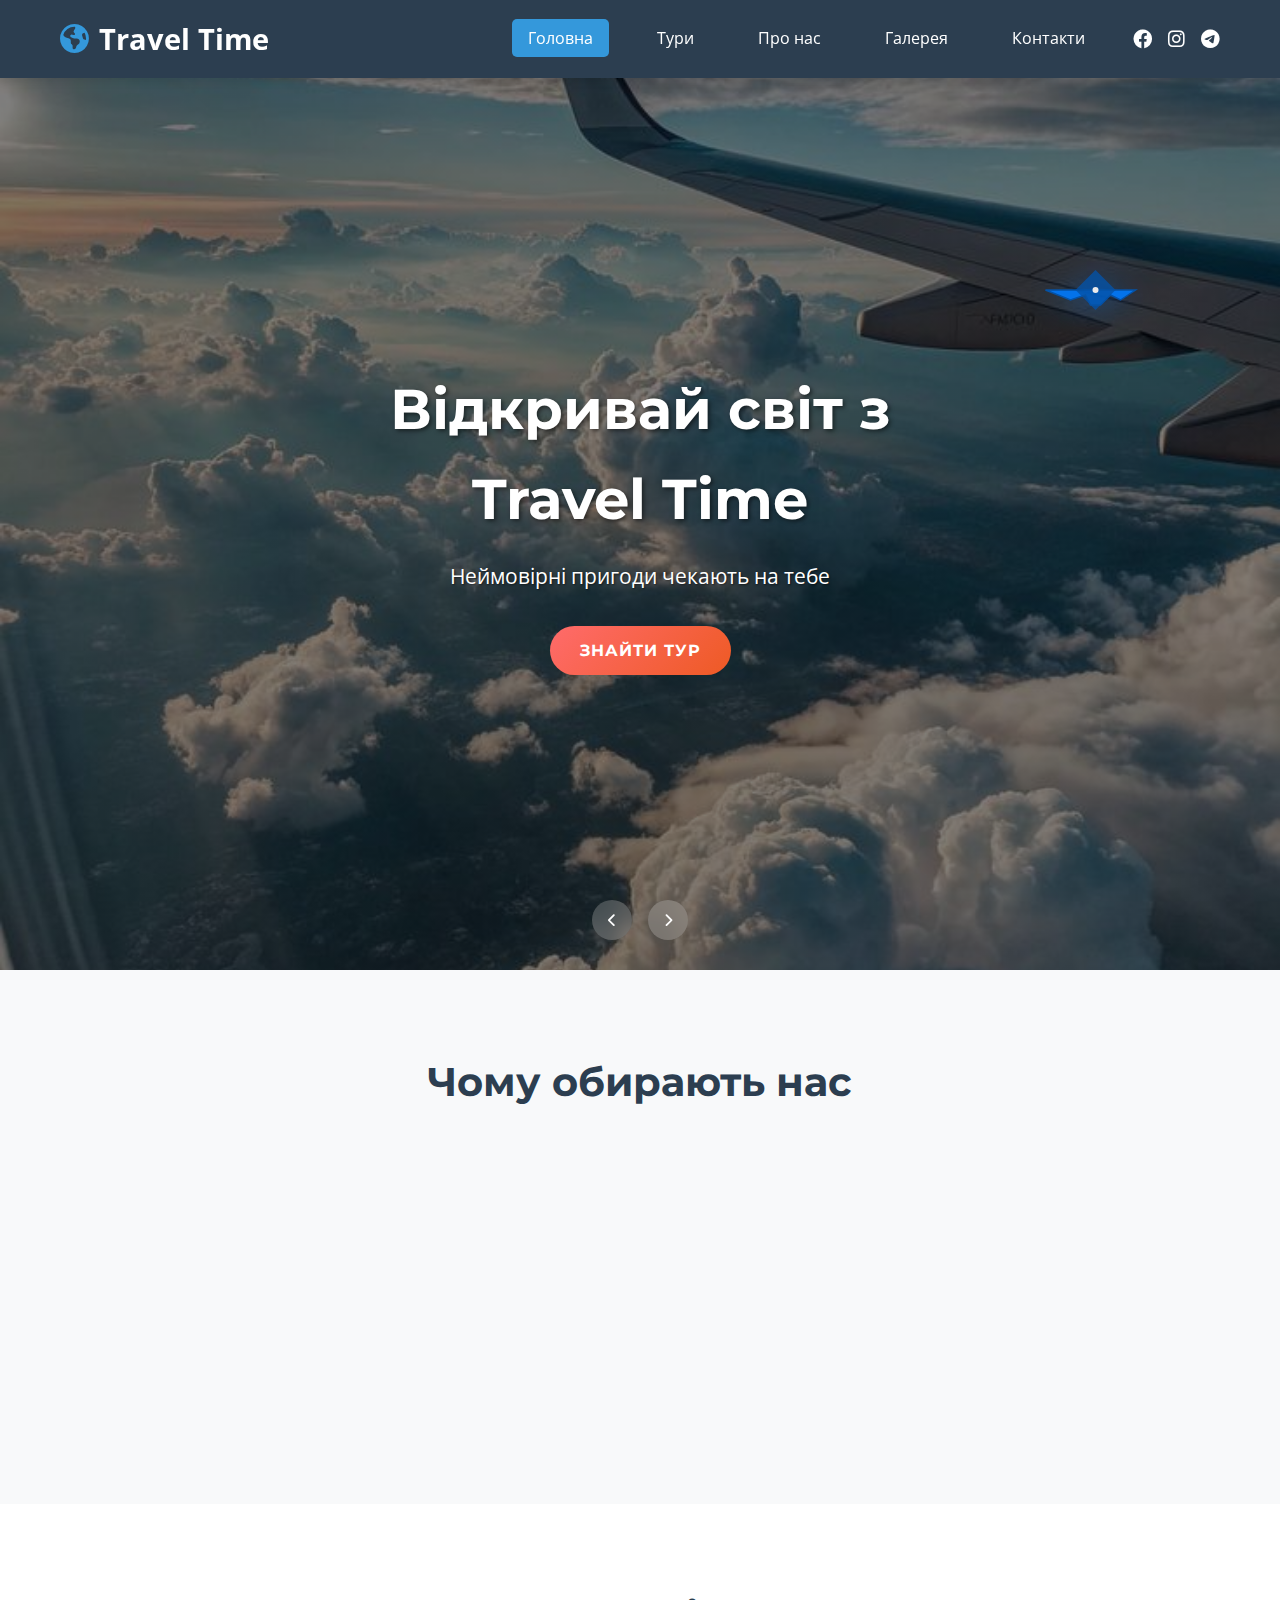
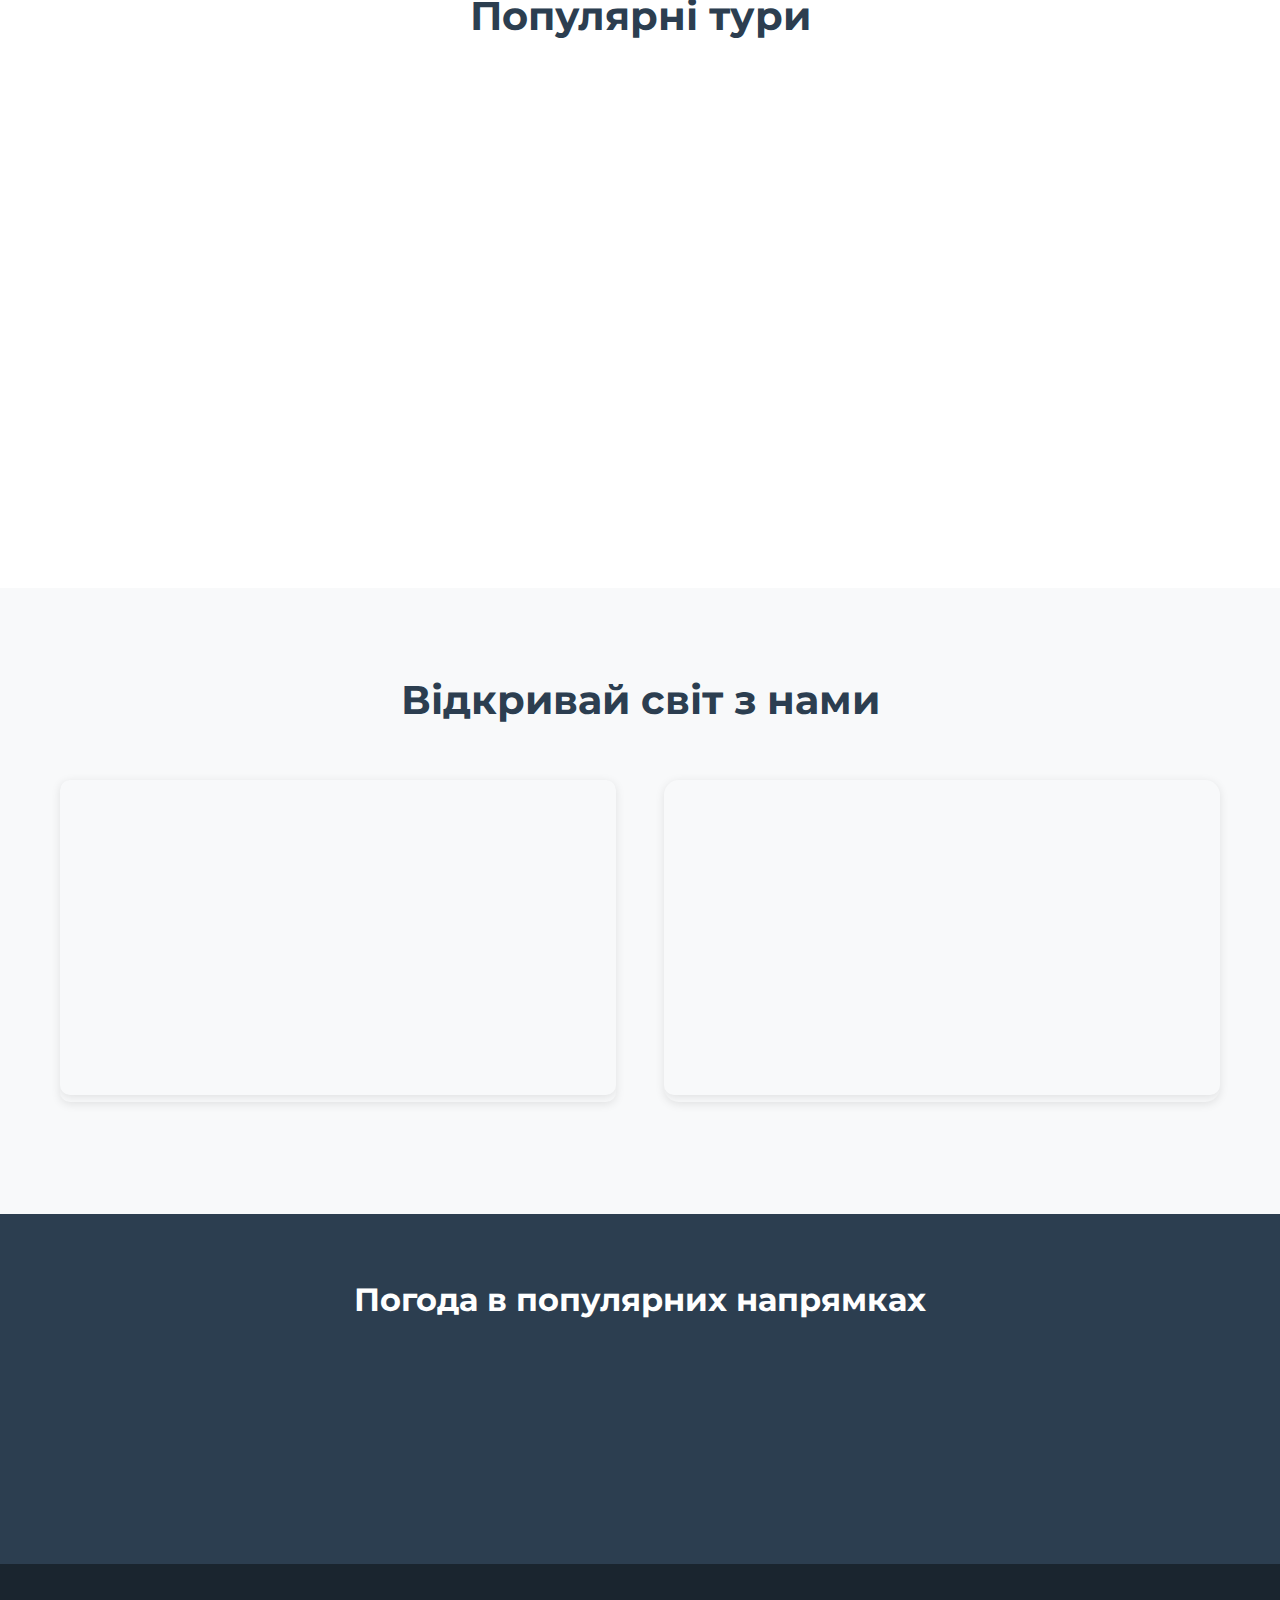
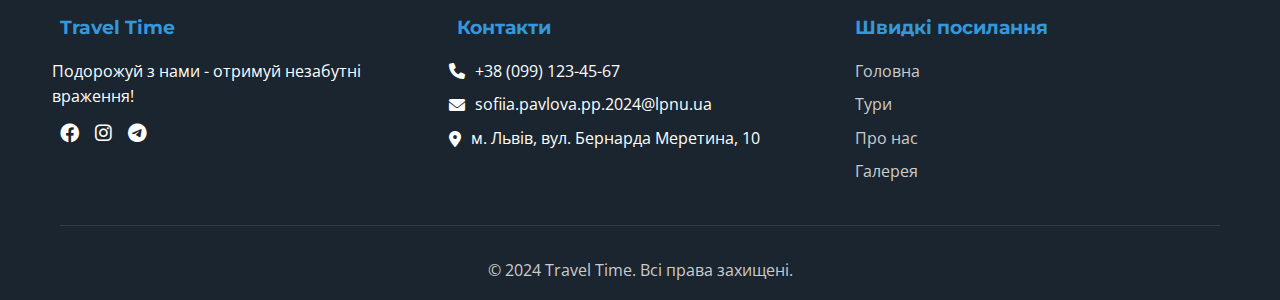
<file: index.html>
<!DOCTYPE html>
<html lang="uk">
<head>
    <meta charset="UTF-8">
    <meta name="viewport" content="width=device-width, initial-scale=1.0">
    <title>Travel Time - Головна</title>
    <link rel="stylesheet" href="css/style.css">
    <!-- Favicon для всіх браузерів -->
    <link rel="icon" type="image/x-icon" href="images/favicon.ico">
    <link rel="shortcut icon" href="images/favicon.ico">
    <link rel="apple-touch-icon" sizes="180x180" href="images/favicon.ico">
    <link rel="icon" type="image/png" sizes="32x32" href="images/favicon.ico">
    <link rel="icon" type="image/png" sizes="16x16" href="images/favicon.ico">
    <link href="https://fonts.googleapis.com/css2?family=Montserrat:wght@400;700&family=Open+Sans&display=swap" rel="stylesheet">
    <link rel="stylesheet" href="https://cdnjs.cloudflare.com/ajax/libs/font-awesome/6.0.0/css/all.min.css">
</head>
<body>
    <header class="header">
        <div class="container">
           <a href="#" class="logo" onclick="scrollToTop()">
    <i class="fas fa-globe-americas"></i>
    Travel Time
</a>
            <nav class="nav">
                <ul class="nav-menu">
                    <li><a href="index.html" class="active">Головна</a></li>
                    <li><a href="tours.html">Тури</a></li>
                    <li><a href="about.html">Про нас</a></li>
                    <li><a href="gallery.html">Галерея</a></li>
                    <li><a href="contacts.html">Контакти</a></li>
                </ul>
               <div class="social-icons">
    <a href="https://facebook.com" target="_blank"><i class="fab fa-facebook"></i></a>
    <a href="https://instagram.com" target="_blank"><i class="fab fa-instagram"></i></a>
    <a href="https://t.me" target="_blank"><i class="fab fa-telegram"></i></a>
</div>
            </nav>
            <div class="mobile-menu-btn">
                <i class="fas fa-bars"></i>
            </div>
        </div>
    </header>

    <div class="mobile-menu">
        <ul>
            <li><a href="index.html">Головна</a></li>
            <li><a href="tours.html">Тури</a></li>
            <li><a href="about.html">Про нас</a></li>
            <li><a href="gallery.html">Галерея</a></li>
            <li><a href="contacts.html">Контакти</a></li>
        </ul>
    </div>

    <main>
        <section id="hero" class="hero">
    <!-- Анімований літак -->
    <div class="animated-plane">
        <svg width="120" height="80" viewBox="0 0 120 80">
            <!-- Основа літака -->
            <path class="plane-body" d="M10,40 L100,40 L85,50 L75,45 L65,55 L55,55 L50,45 L35,50 Z" fill="#007bff" stroke="#0056b3" stroke-width="1.5"/>
            
            <!-- Крила -->
            <path class="plane-wing" d="M40,40 L60,20 L80,40 L60,40 Z" fill="#0056b3" opacity="0.8"/>
            <path class="plane-wing" d="M40,40 L60,60 L80,40 L60,40 Z" fill="#0056b3" opacity="0.8"/>
            
            <!-- Вікно -->
            <circle cx="60" cy="40" r="3" fill="#ffffff"/>
            
            <!-- Анімації -->
            <animateTransform 
                attributeName="transform"
                type="translate"
                values="0 0; -150 0; 150 0; 0 0"
                dur="15s"
                repeatCount="indefinite"
            />
        </svg>
    </div>
    
    <div class="hero-slider">
        <div class="slide active">
            <div class="hero-content">
                <h1>Відкривай світ з Travel Time</h1>
                <p>Неймовірні пригоди чекають на тебе</p>
                <button class="cta-button" onclick="scrollToSection('popular-tours')">Знайти тур</button>
            </div>
        </div>
        <div class="slide">
            <div class="hero-content">
                <h1>Подорожуй з комфортом</h1>
                <p>Найкращі маршрути по всьому світу</p>
                <button class="cta-button" onclick="scrollToSection('popular-tours')">Переглянути пропозиції</button>
            </div>
        </div>
    </div>
    <div class="slider-controls">
        <button class="slider-prev"><i class="fas fa-chevron-left"></i></button>
        <button class="slider-next"><i class="fas fa-chevron-right"></i></button>
    </div>
</section>

        <section id="advantages" class="advantages">
            <div class="container">
                <h2>Чому обирають нас</h2>
                <div class="advantages-grid">
                    <div class="advantage-card">
                        <i class="fas fa-shield-alt"></i>
                        <h3>Безпека</h3>
                        <p>Гарантія безпеки під час подорожей</p>
                    </div>
                    <div class="advantage-card">
                        <i class="fas fa-wallet"></i>
                        <h3>Доступні ціни</h3>
                        <p>Найкращі пропозиції на ринку</p>
                    </div>
                    <div class="advantage-card">
                        <i class="fas fa-headset"></i>
                        <h3>Підтримка 24/7</h3>
                        <p>Допомога на будь-якому етапі подорожі</p>
                    </div>
                    <div class="advantage-card">
                        <i class="fas fa-map-marked-alt"></i>
                        <h3>Унікальні маршрути</h3>
                        <p>Ексклюзивні тури від досвідчених гідів</p>
                    </div>
                </div>
            </div>
        </section>

        <section id="popular-tours" class="popular-tours">
            <div class="container">
                <h2>Популярні тури</h2>
                <div class="tours-grid">
                    <div class="tour-card">
                        <div class="tour-image">
                            <img src="images/tour-italy.jpg" alt="Тур до Італії">
                            <div class="tour-price">€899</div>
                        </div>
                        <div class="tour-content">
                            <h3>Романтична Італія</h3>
                            <p>7 днів чарівних міст та смачної кухні</p>
                            <div class="tour-features">
                                <span><i class="fas fa-calendar"></i> 7 днів</span>
                                <span><i class="fas fa-user"></i> 2 особи</span>
                            </div>
                            <button class="details-btn" onclick="showTourModal(1)">Детальніше</button>
                        </div>
                    </div>
                    
                    <div class="tour-card">
                        <div class="tour-image">
                            <img src="images/tour-greece.jpg" alt="Тур до Греції">
                            <div class="tour-price">€759</div>
                        </div>
                        <div class="tour-content">
                            <h3>Антична Греція</h3>
                            <p>Знайомство з історією та островами</p>
                            <div class="tour-features">
                                <span><i class="fas fa-calendar"></i> 5 днів</span>
                                <span><i class="fas fa-user"></i> 1-4 особи</span>
                            </div>
                            <button class="details-btn" onclick="showTourModal(2)">Детальніше</button>
                        </div>
                    </div>

                    <div class="tour-card">
                        <div class="tour-image">
                            <img src="images/tour-egypt.jpg" alt="Тур до Єгипту">
                            <div class="tour-price">€699</div>
                        </div>
                        <div class="tour-content">
                            <h3>Таємничий Єгипет</h3>
                            <p>Піраміди, море та захоплююча історія</p>
                            <div class="tour-features">
                                <span><i class="fas fa-calendar"></i> 8 днів</span>
                                <span><i class="fas fa-user"></i> 2 особи</span>
                            </div>
                            <button class="details-btn" onclick="showTourModal(3)">Детальніше</button>
                        </div>
                    </div>
                </div>
            </div>
        </section>

        <section id="discover" class="discover">
            <div class="container">
                <h2>Відкривай світ з нами</h2>
                <div class="discover-content">
                    <div class="video-container">
                        <iframe width="100%" height="315" src="https://www.youtube.com/embed/IuTDuvYr7f0?si=fKoQzBpjh_a-rKgF" 
                                title="YouTube video player" frameborder="0" 
                                allow="accelerometer; autoplay; clipboard-write; encrypted-media; gyroscope; picture-in-picture; web-share" 
                                referrerpolicy="strict-origin-when-cross-origin" allowfullscreen>
                        </iframe>
                    </div>
                    <div class="map-container">
                        <iframe src="https://www.google.com/maps/embed?pb=!1m18!1m12!1m3!1d2573.265441240377!2d24.004921576399788!3d49.83746977148155!2m3!1f0!2f0!3f0!3m2!1i1024!2i768!4f13.1!3m3!1m2!1s0x473addf25b27a669%3A0xda27575ef330476c!2sTravel%20Mix%20Lviv!5e0!3m2!1suk!2sua!4v1760626989546!5m2!1suk!2sua" 
                                width="100%" height="315" style="border:0;" allowfullscreen="" 
                                loading="lazy" referrerpolicy="no-referrer-when-downgrade">
                        </iframe>
                    </div>
                </div>
            </div>
        </section>

        <section class="weather-widget">
            <div class="container">
                <h3>Погода в популярних напрямках</h3>
                <div class="weather-cards">
                    <div class="weather-card">
                        <h4>Рим, Італія</h4>
                        <div class="weather-info">
                            <i class="fas fa-sun"></i>
                            <span>+25°C</span>
                        </div>
                    </div>
                    <div class="weather-card">
                        <h4>Афіни, Греція</h4>
                        <div class="weather-info">
                            <i class="fas fa-cloud-sun"></i>
                            <span>+28°C</span>
                        </div>
                    </div>
                    <div class="weather-card">
                        <h4>Шарм-ель-Шейх, Єгипет</h4>
                        <div class="weather-info">
                            <i class="fas fa-sun"></i>
                            <span>+32°C</span>
                        </div>
                    </div>
                </div>
            </div>
        </section>
    </main>

    <footer class="footer">
        <div class="container">
            <div class="footer-content">
                <div class="footer-section">
                    <h4>Travel Time</h4>
                    <p>Подорожуй з нами - отримуй незабутні враження!</p>
                    <div class="social-icons">
    <a href="https://facebook.com" target="_blank"><i class="fab fa-facebook"></i></a>
    <a href="https://instagram.com" target="_blank"><i class="fab fa-instagram"></i></a>
    <a href="https://t.me" target="_blank"><i class="fab fa-telegram"></i></a>
</div>
                </div>
                <div class="footer-section">
                    <h4>Контакти</h4>
                    <p><i class="fas fa-phone"></i> +38 (099) 123-45-67</p>
                    <p><i class="fas fa-envelope"></i> sofiia.pavlova.pp.2024@lpnu.ua</p>
                    <p><i class="fas fa-map-marker-alt"></i>м. Львів, вул. Бернарда Меретина, 10</p>
                </div>
                <div class="footer-section">
                    <h4>Швидкі посилання</h4>
                    <ul>
                        <li><a href="index.html">Головна</a></li>
                        <li><a href="tours.html">Тури</a></li>
                        <li><a href="about.html">Про нас</a></li>
                        <li><a href="gallery.html">Галерея</a></li>
                    </ul>
                </div>
            </div>
            <div class="footer-bottom">
                <p>&copy; 2024 Travel Time. Всі права захищені.</p>
            </div>
        </div>
    </footer>

    <button id="backToTop" class="back-to-top">
        <i class="fas fa-chevron-up"></i>
    </button>

    <div id="tourModal" class="modal">
        <div class="modal-content">
            <span class="close-modal">&times;</span>
            <h3 id="modalTitle">Деталі туру</h3>
            <div id="modalContent">
                <!-- Content will be loaded by JavaScript -->
            </div>
        </div>
    </div>

    <script src="js/script.js"></script>
</body>
</html>
</file>
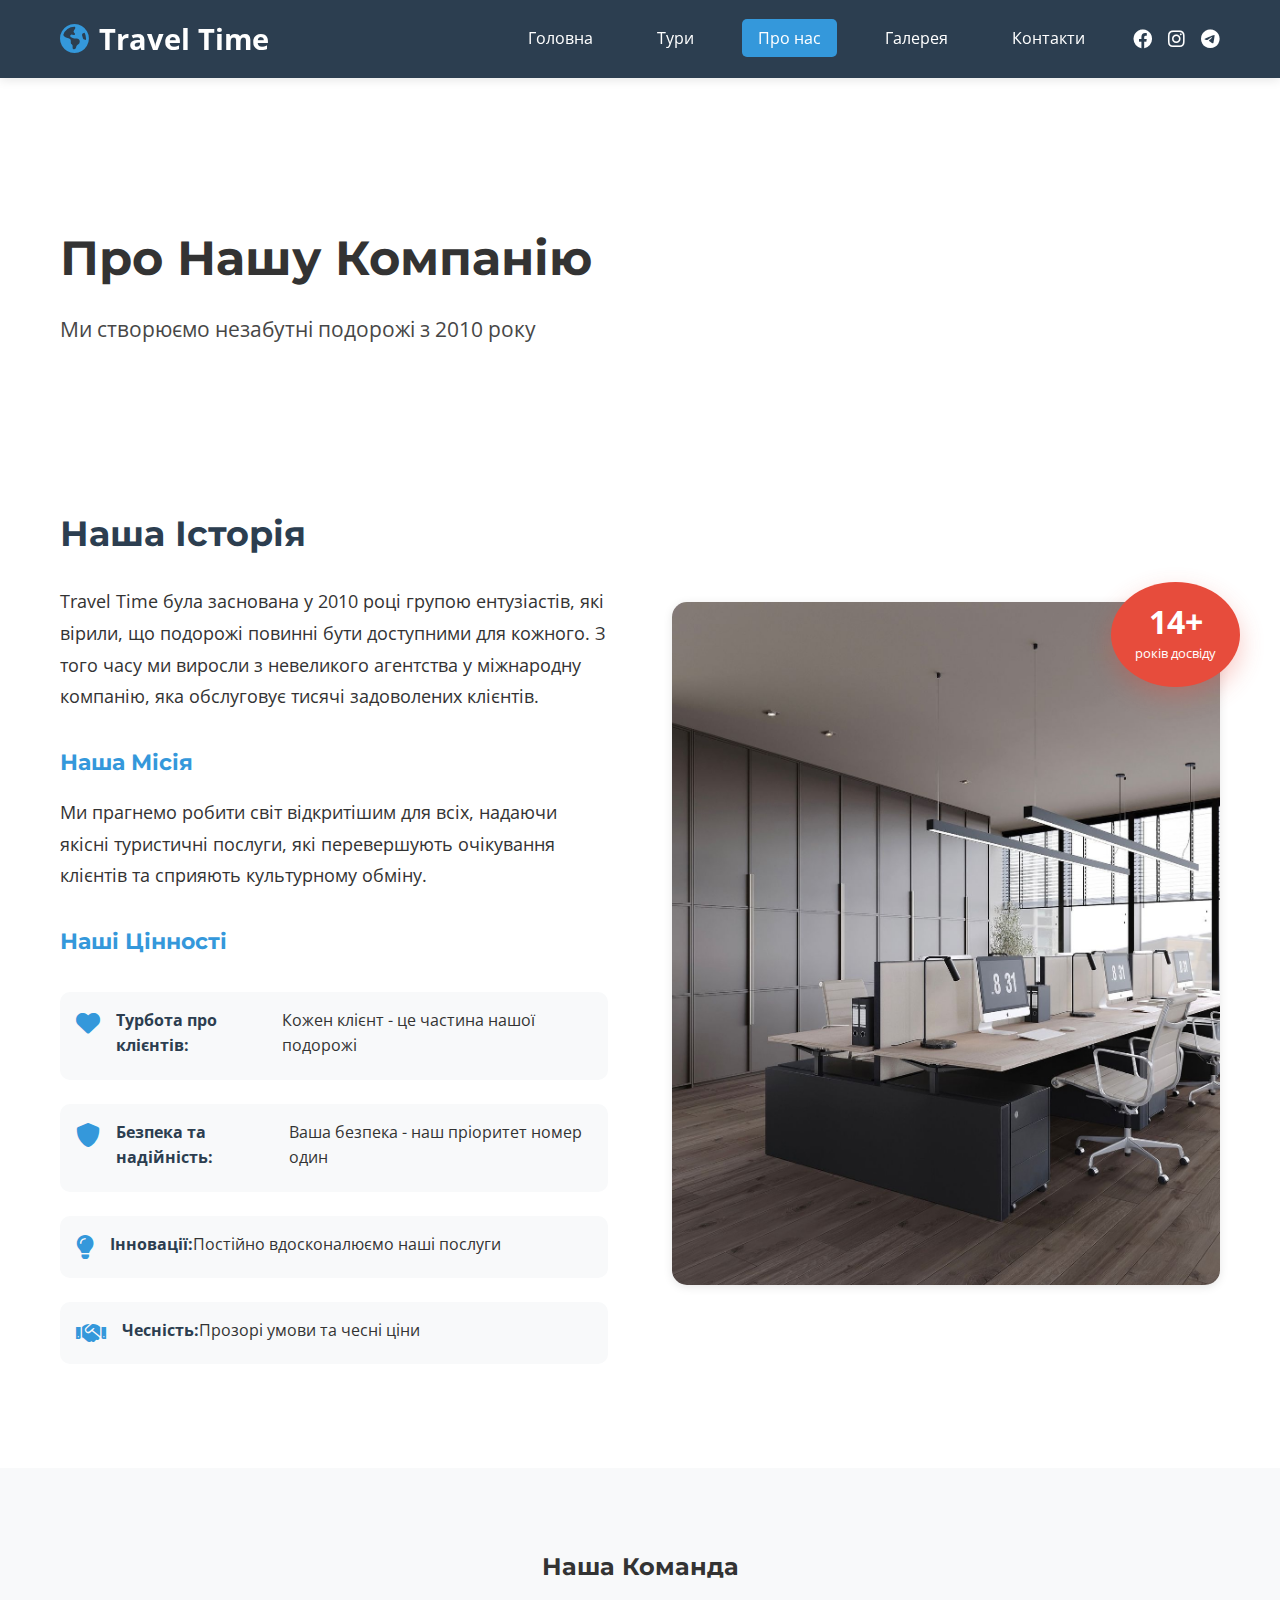
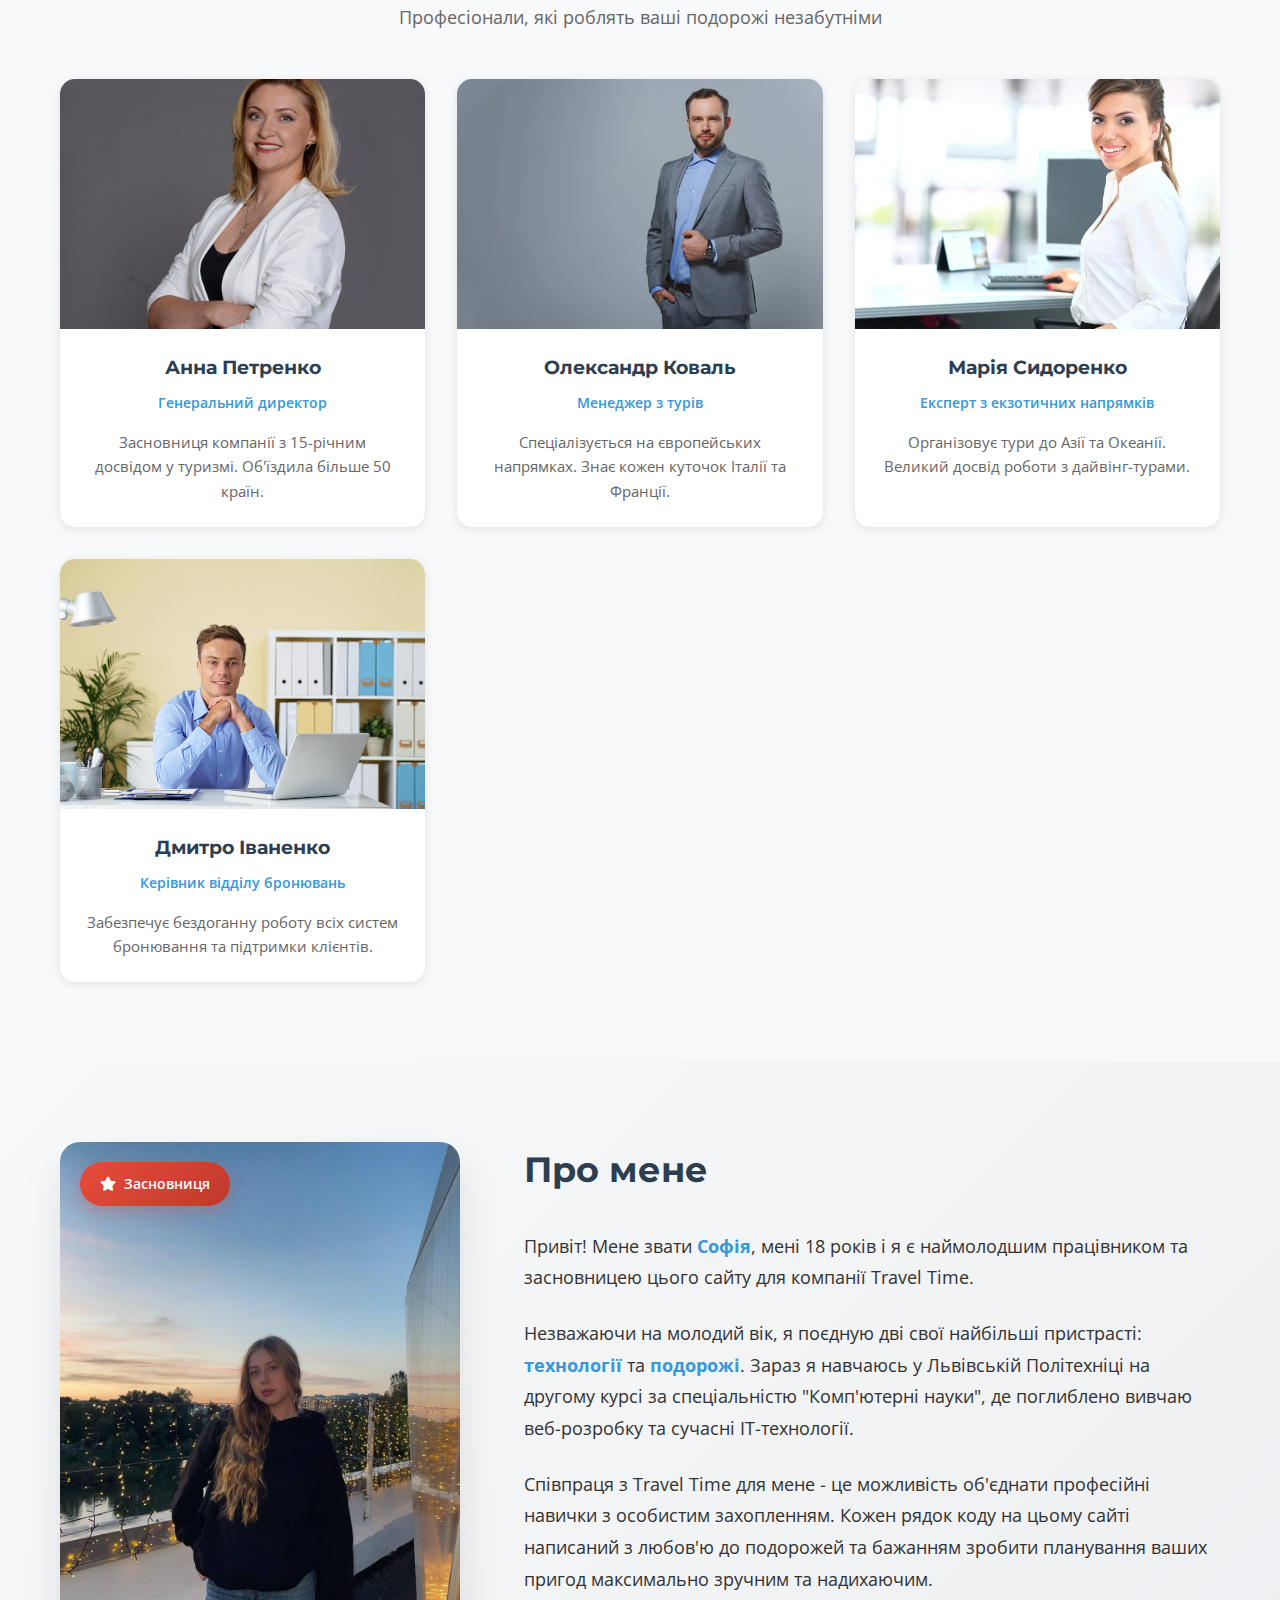
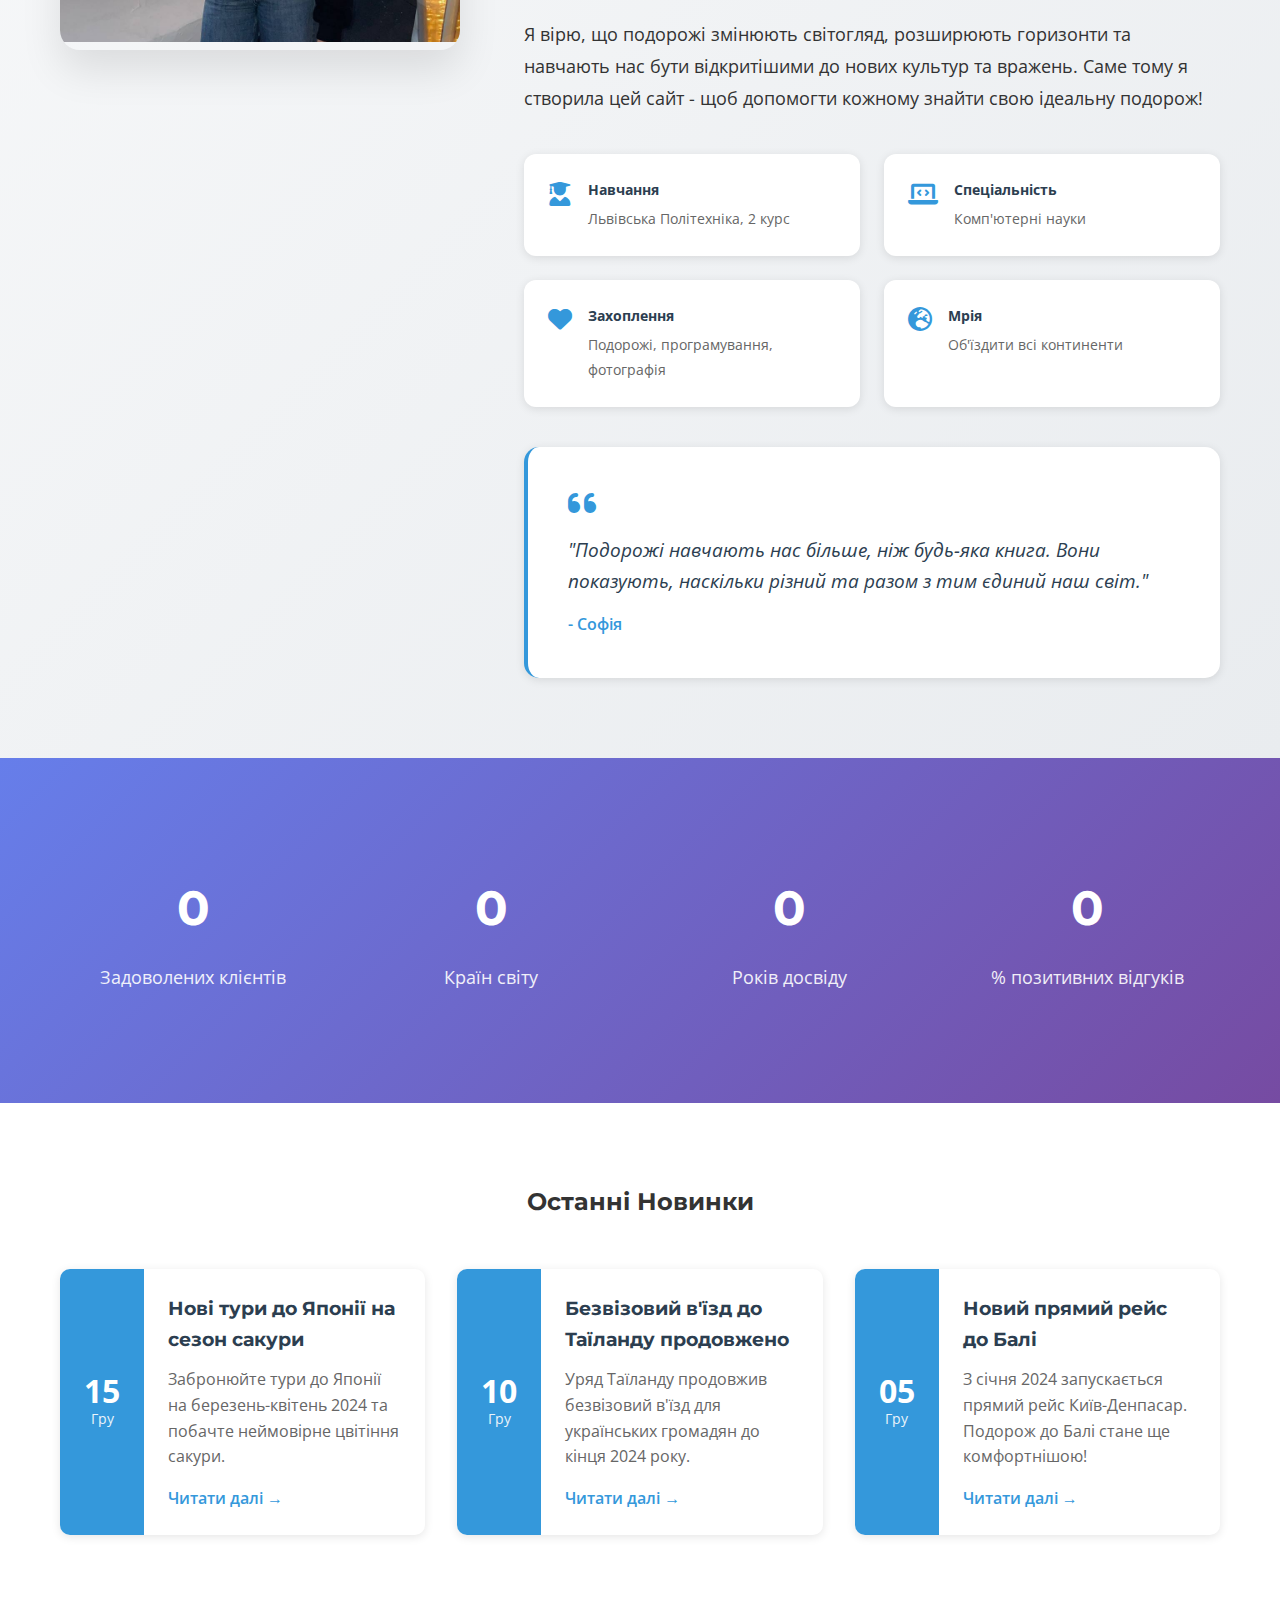
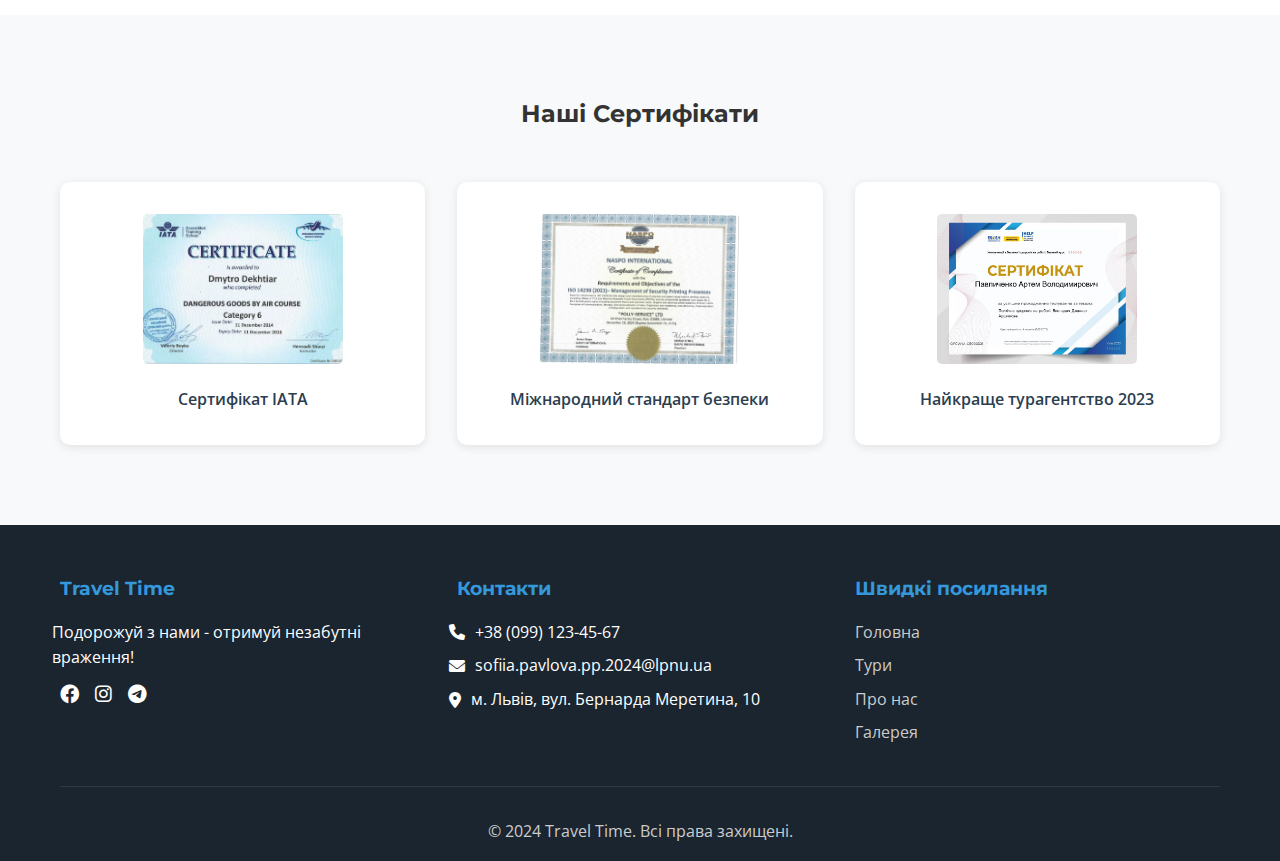
<file: about.html>
<!DOCTYPE html>
<html lang="uk">
<head>
    <meta charset="UTF-8">
    <meta name="viewport" content="width=device-width, initial-scale=1.0">
    <title>Travel Time - Про нас</title>
    <link rel="stylesheet" href="css/style.css">
    <link rel="icon" href="images/favicon.ico">
    <link href="https://fonts.googleapis.com/css2?family=Montserrat:wght@400;700&family=Open+Sans&display=swap" rel="stylesheet">
    <link rel="stylesheet" href="https://cdnjs.cloudflare.com/ajax/libs/font-awesome/6.0.0/css/all.min.css">
</head>
<body>
    <!-- Header -->
    <header class="header">
        <div class="container">
           <a href="index.html" class="logo">
    <i class="fas fa-globe-americas"></i>
    Travel Time
</a>
            <nav class="nav">
                <ul class="nav-menu">
                    <li><a href="index.html">Головна</a></li>
                    <li><a href="tours.html">Тури</a></li>
                    <li><a href="about.html" class="active">Про нас</a></li>
                    <li><a href="gallery.html">Галерея</a></li>
                    <li><a href="contacts.html">Контакти</a></li>
                </ul>
               <div class="social-icons">
    <a href="https://facebook.com" target="_blank"><i class="fab fa-facebook"></i></a>
    <a href="https://instagram.com" target="_blank"><i class="fab fa-instagram"></i></a>
    <a href="https://t.me" target="_blank"><i class="fab fa-telegram"></i></a>
</div>
            </nav>
            <div class="mobile-menu-btn">
                <i class="fas fa-bars"></i>
            </div>
        </div>
    </header>

    <!-- Mobile Menu -->
    <div class="mobile-menu">
        <ul>
            <li><a href="index.html">Головна</a></li>
            <li><a href="tours.html">Тури</a></li>
            <li><a href="about.html">Про нас</a></li>
            <li><a href="gallery.html">Галерея</a></li>
            <li><a href="contacts.html">Контакти</a></li>
        </ul>
    </div>

    <!-- Main Content -->
    <main>
        <!-- About Hero Section -->
        <section class="page-hero">
            <div class="container">
                <h1>Про Нашу Компанію</h1>
                <p>Ми створюємо незабутні подорожі з 2010 року</p>
            </div>
        </section>

        <!-- About Content -->
        <article class="about-content">
            <div class="container">
                <div class="about-grid">
                    <div class="about-text">
                        <h2>Наша Історія</h2>
                        <p>Travel Time була заснована у 2010 році групою ентузіастів, які вірили, що подорожі повинні бути доступними для кожного. З того часу ми виросли з невеликого агентства у міжнародну компанію, яка обслуговує тисячі задоволених клієнтів.</p>
                        
                        <h3>Наша Місія</h3>
                        <p>Ми прагнемо робити світ відкритішим для всіх, надаючи якісні туристичні послуги, які перевершують очікування клієнтів та сприяють культурному обміну.</p>
                        
                        <h3>Наші Цінності</h3>
                        <ul class="values-list">
                            <li>
                                <i class="fas fa-heart"></i>
                                <strong>Турбота про клієнтів:</strong> Кожен клієнт - це частина нашої подорожі
                            </li>
                            <li>
                                <i class="fas fa-shield-alt"></i>
                                <strong>Безпека та надійність:</strong> Ваша безпека - наш пріоритет номер один
                            </li>
                            <li>
                                <i class="fas fa-lightbulb"></i>
                                <strong>Інновації:</strong> Постійно вдосконалюємо наші послуги
                            </li>
                            <li>
                                <i class="fas fa-handshake"></i>
                                <strong>Чесність:</strong> Прозорі умови та чесні ціни
                            </li>
                        </ul>
                    </div>
                    
                    <div class="about-image">
                        <img src="images/office.jpg" alt="Наш офіс">
                        <div class="experience-badge">
                            <span class="years">14+</span>
                            <span class="text">років досвіду</span>
                        </div>
                    </div>
                </div>
            </div>
        </article>

        <!-- Team Section -->
        <section class="team-section">
            <div class="container">
                <h2>Наша Команда</h2>
                <p class="section-subtitle">Професіонали, які роблять ваші подорожі незабутніми</p>
                
                <div class="team-grid">
                    <div class="team-member">
                        <div class="member-photo">
                            <img src="images/team-anna.jpg" alt="Анна Петренко">
                            <div class="member-social">
                                <a href="#"><i class="fab fa-facebook"></i></a>
                                <a href="#"><i class="fab fa-instagram"></i></a>
                                <a href="#"><i class="fab fa-linkedin"></i></a>
                            </div>
                        </div>
                        <div class="member-info">
                            <h3>Анна Петренко</h3>
                            <p class="position">Генеральний директор</p>
                            <p class="bio">Засновниця компанії з 15-річним досвідом у туризмі. Об'їздила більше 50 країн.</p>
                        </div>
                    </div>
                    
                    <div class="team-member">
                        <div class="member-photo">
                            <img src="images/team-oleksandr.jpg" alt="Олександр Коваль">
                            <div class="member-social">
                                <a href="#"><i class="fab fa-facebook"></i></a>
                                <a href="#"><i class="fab fa-instagram"></i></a>
                                <a href="#"><i class="fab fa-linkedin"></i></a>
                            </div>
                        </div>
                        <div class="member-info">
                            <h3>Олександр Коваль</h3>
                            <p class="position">Менеджер з турів</p>
                            <p class="bio">Спеціалізується на європейських напрямках. Знає кожен куточок Італії та Франції.</p>
                        </div>
                    </div>
                    
                    <div class="team-member">
                        <div class="member-photo">
                           <img src="images/team-maria.jpg" alt="Марія Сидоренко">
                            <div class="member-social">
                                <a href="#"><i class="fab fa-facebook"></i></a>
                                <a href="#"><i class="fab fa-instagram"></i></a>
                                <a href="#"><i class="fab fa-linkedin"></i></a>
                            </div>
                        </div>
                        <div class="member-info">
                            <h3>Марія Сидоренко</h3>
                            <p class="position">Експерт з екзотичних напрямків</p>
                            <p class="bio">Організовує тури до Азії та Океанії. Великий досвід роботи з дайвінг-турами.</p>
                        </div>
                    </div>
                    
                    <div class="team-member">
                        <div class="member-photo">
                           <img src="images/team-dmytro.jpg" alt="Дмитро Іваненко">
                            <div class="member-social">
                                <a href="#"><i class="fab fa-facebook"></i></a>
                                <a href="#"><i class="fab fa-instagram"></i></a>
                                <a href="#"><i class="fab fa-linkedin"></i></a>
                            </div>
                        </div>
                        <div class="member-info">
                            <h3>Дмитро Іваненко</h3>
                            <p class="position">Керівник відділу бронювань</p>
                            <p class="bio">Забезпечує бездоганну роботу всіх систем бронювання та підтримки клієнтів.</p>
                        </div>
                    </div>
                </div>
            </div>
        </section>

                        <!-- Founder Section -->
        <section class="founder-section">
            <div class="container">
                <div class="founder-content">
                    <div class="founder-image">
                        <img src="images/sofia.jpg" alt="Софія - засновниця сайту">
                        <div class="founder-badge">
                            <i class="fas fa-star"></i>
                            Засновниця
                        </div>
                    </div>
                    <div class="founder-info">
                        <h2>Про мене</h2>
                        <div class="founder-intro">
                            <p>Привіт! Мене звати <strong>Софія</strong>, мені 18 років і я є наймолодшим працівником та засновницею цього сайту для компанії Travel Time.</p>
                            
                            <p>Незважаючи на молодий вік, я поєдную дві свої найбільші пристрасті: <strong>технології</strong> та <strong>подорожі</strong>. Зараз я навчаюсь у Львівській Політехніці на другому курсі за спеціальністю "Комп'ютерні науки", де поглиблено вивчаю веб-розробку та сучасні IT-технології.</p>
                            
                            <p>Співпраця з Travel Time для мене - це можливість об'єднати професійні навички з особистим захопленням. Кожен рядок коду на цьому сайті написаний з любов'ю до подорожей та бажанням зробити планування ваших пригод максимально зручним та надихаючим.</p>
                            
                            <p>Я вірю, що подорожі змінюють світогляд, розширюють горизонти та навчають нас бути відкритішими до нових культур та вражень. Саме тому я створила цей сайт - щоб допомогти кожному знайти свою ідеальну подорож!</p>
                        </div>
                        
                        <div class="founder-details">
                            <div class="detail-item">
                                <i class="fas fa-user-graduate"></i>
                                <div>
                                    <strong>Навчання</strong>
                                    <span>Львівська Політехніка, 2 курс</span>
                                </div>
                            </div>
                            <div class="detail-item">
                                <i class="fas fa-laptop-code"></i>
                                <div>
                                    <strong>Спеціальність</strong>
                                    <span>Комп'ютерні науки</span>
                                </div>
                            </div>
                            <div class="detail-item">
                                <i class="fas fa-heart"></i>
                                <div>
                                    <strong>Захоплення</strong>
                                    <span>Подорожі, програмування, фотографія</span>
                                </div>
                            </div>
                            <div class="detail-item">
                                <i class="fas fa-globe-europe"></i>
                                <div>
                                    <strong>Мрія</strong>
                                    <span>Об'їздити всі континенти</span>
                                </div>
                            </div>
                        </div>
                        
                        <div class="founder-quote">
                            <i class="fas fa-quote-left"></i>
                            <p>"Подорожі навчають нас більше, ніж будь-яка книга. Вони показують, наскільки різний та разом з тим єдиний наш світ."</p>
                            <span>- Софія</span>
                        </div>
                    </div>
                </div>
            </div>
        </section>

        <!-- Statistics Section -->
        <section class="stats-section">
            <div class="container">
                <div class="stats-grid">
                    <div class="stat-item">
                        <div class="stat-number" data-count="10000">0</div>
                        <div class="stat-label">Задоволених клієнтів</div>
                    </div>
                    <div class="stat-item">
                        <div class="stat-number" data-count="50">0</div>
                        <div class="stat-label">Країн світу</div>
                    </div>
                    <div class="stat-item">
                        <div class="stat-number" data-count="14">0</div>
                        <div class="stat-label">Років досвіду</div>
                    </div>
                    <div class="stat-item">
                        <div class="stat-number" data-count="98">0</div>
                        <div class="stat-label">% позитивних відгуків</div>
                    </div>
                </div>
            </div>
        </section>

        <!-- Aside Section - News Widget -->
        <aside class="news-widget">
            <div class="container">
                <h2>Останні Новинки</h2>
                <div class="news-grid">
                    <div class="news-card">
                        <div class="news-date">
                            <span class="day">15</span>
                            <span class="month">Гру</span>
                        </div>
                        <div class="news-content">
                            <h3>Нові тури до Японії на сезон сакури</h3>
                            <p>Забронюйте тури до Японії на березень-квітень 2024 та побачте неймовірне цвітіння сакури.</p>
                            <a href="#" class="read-more">Читати далі →</a>
                        </div>
                    </div>
                    
                    <div class="news-card">
                        <div class="news-date">
                            <span class="day">10</span>
                            <span class="month">Гру</span>
                        </div>
                        <div class="news-content">
                            <h3>Безвізовий в'їзд до Таїланду продовжено</h3>
                            <p>Уряд Таїланду продовжив безвізовий в'їзд для українських громадян до кінця 2024 року.</p>
                            <a href="#" class="read-more">Читати далі →</a>
                        </div>
                    </div>
                    
                    <div class="news-card">
                        <div class="news-date">
                            <span class="day">05</span>
                            <span class="month">Гру</span>
                        </div>
                        <div class="news-content">
                            <h3>Новий прямий рейс до Балі</h3>
                            <p>З січня 2024 запускається прямий рейс Київ-Денпасар. Подорож до Балі стане ще комфортнішою!</p>
                            <a href="#" class="read-more">Читати далі →</a>
                        </div>
                    </div>
                </div>
            </div>
        </aside>

 <!-- Certificates Section -->
<section class="certificates-section">
    <div class="container">
        <h2>Наші Сертифікати</h2>
        <div class="certificates-grid">
            <div class="certificate-item">
                <img src="images/certificate-1.jpg" alt="Сертифікат якості">
                <p>Сертифікат IATA</p>
            </div>
            <div class="certificate-item">
                <img src="images/certificate-2.jpg" alt="Сертифікат безпеки">
                <p>Міжнародний стандарт безпеки</p>
            </div>
            <div class="certificate-item">
                <img src="images/certificate-3.jpg" alt="Нагорода">
                <p>Найкраще турагентство 2023</p>
            </div>
        </div>
    </div>
</section>
</main>

    <!-- Footer -->
    <footer class="footer">
        <div class="container">
            <div class="footer-content">
                <div class="footer-section">
                    <h4>Travel Time</h4>
                    <p>Подорожуй з нами - отримуй незабутні враження!</p>
                    <div class="social-icons">
    <a href="https://facebook.com" target="_blank"><i class="fab fa-facebook"></i></a>
    <a href="https://instagram.com" target="_blank"><i class="fab fa-instagram"></i></a>
    <a href="https://t.me" target="_blank"><i class="fab fa-telegram"></i></a>
</div>
                </div>
                <div class="footer-section">
                    <h4>Контакти</h4>
                    <p><i class="fas fa-phone"></i> +38 (099) 123-45-67</p>
                    <p><i class="fas fa-envelope"></i> sofiia.pavlova.pp.2024@lpnu.ua</p>
                    <p><i class="fas fa-map-marker-alt"></i>м. Львів, вул. Бернарда Меретина, 10</p>
                </div>
                <div class="footer-section">
                    <h4>Швидкі посилання</h4>
                    <ul>
                        <li><a href="index.html">Головна</a></li>
                        <li><a href="tours.html">Тури</a></li>
                        <li><a href="about.html">Про нас</a></li>
                        <li><a href="gallery.html">Галерея</a></li>
                    </ul>
                </div>
            </div>
            <div class="footer-bottom">
                <p>&copy; 2024 Travel Time. Всі права захищені.</p>
            </div>
        </div>
    </footer>

    <!-- Back to Top Button -->
    <button id="backToTop" class="back-to-top">
        <i class="fas fa-chevron-up"></i>
    </button>

    <script src="js/script.js"></script>
    <script>
        // Анімація статистики
        function animateStats() {
            const statNumbers = document.querySelectorAll('.stat-number');
            
            statNumbers.forEach(stat => {
                const target = parseInt(stat.getAttribute('data-count'));
                const duration = 2000; // 2 seconds
                const step = target / (duration / 16); // 60fps
                let current = 0;
                
                const timer = setInterval(() => {
                    current += step;
                    if (current >= target) {
                        current = target;
                        clearInterval(timer);
                    }
                    stat.textContent = Math.floor(current) + (stat.getAttribute('data-count') === '98' ? '%' : '+');
                }, 16);
            });
        }

        // Запускаємо анімацію при скролі до секції
        const observer = new IntersectionObserver((entries) => {
            entries.forEach(entry => {
                if (entry.isIntersecting) {
                    animateStats();
                    observer.unobserve(entry.target);
                }
            });
        });

        document.addEventListener('DOMContentLoaded', function() {
            const statsSection = document.querySelector('.stats-section');
            if (statsSection) {
                observer.observe(statsSection);
            }

            // Анімація для карток команди
            const teamMembers = document.querySelectorAll('.team-member');
            teamMembers.forEach(member => {
                member.addEventListener('mouseenter', function() {
                    this.querySelector('.member-social').style.opacity = '1';
                });
                
                member.addEventListener('mouseleave', function() {
                    this.querySelector('.member-social').style.opacity = '0';
                });
            });
        });
    </script>
</body>
</html>
</file>
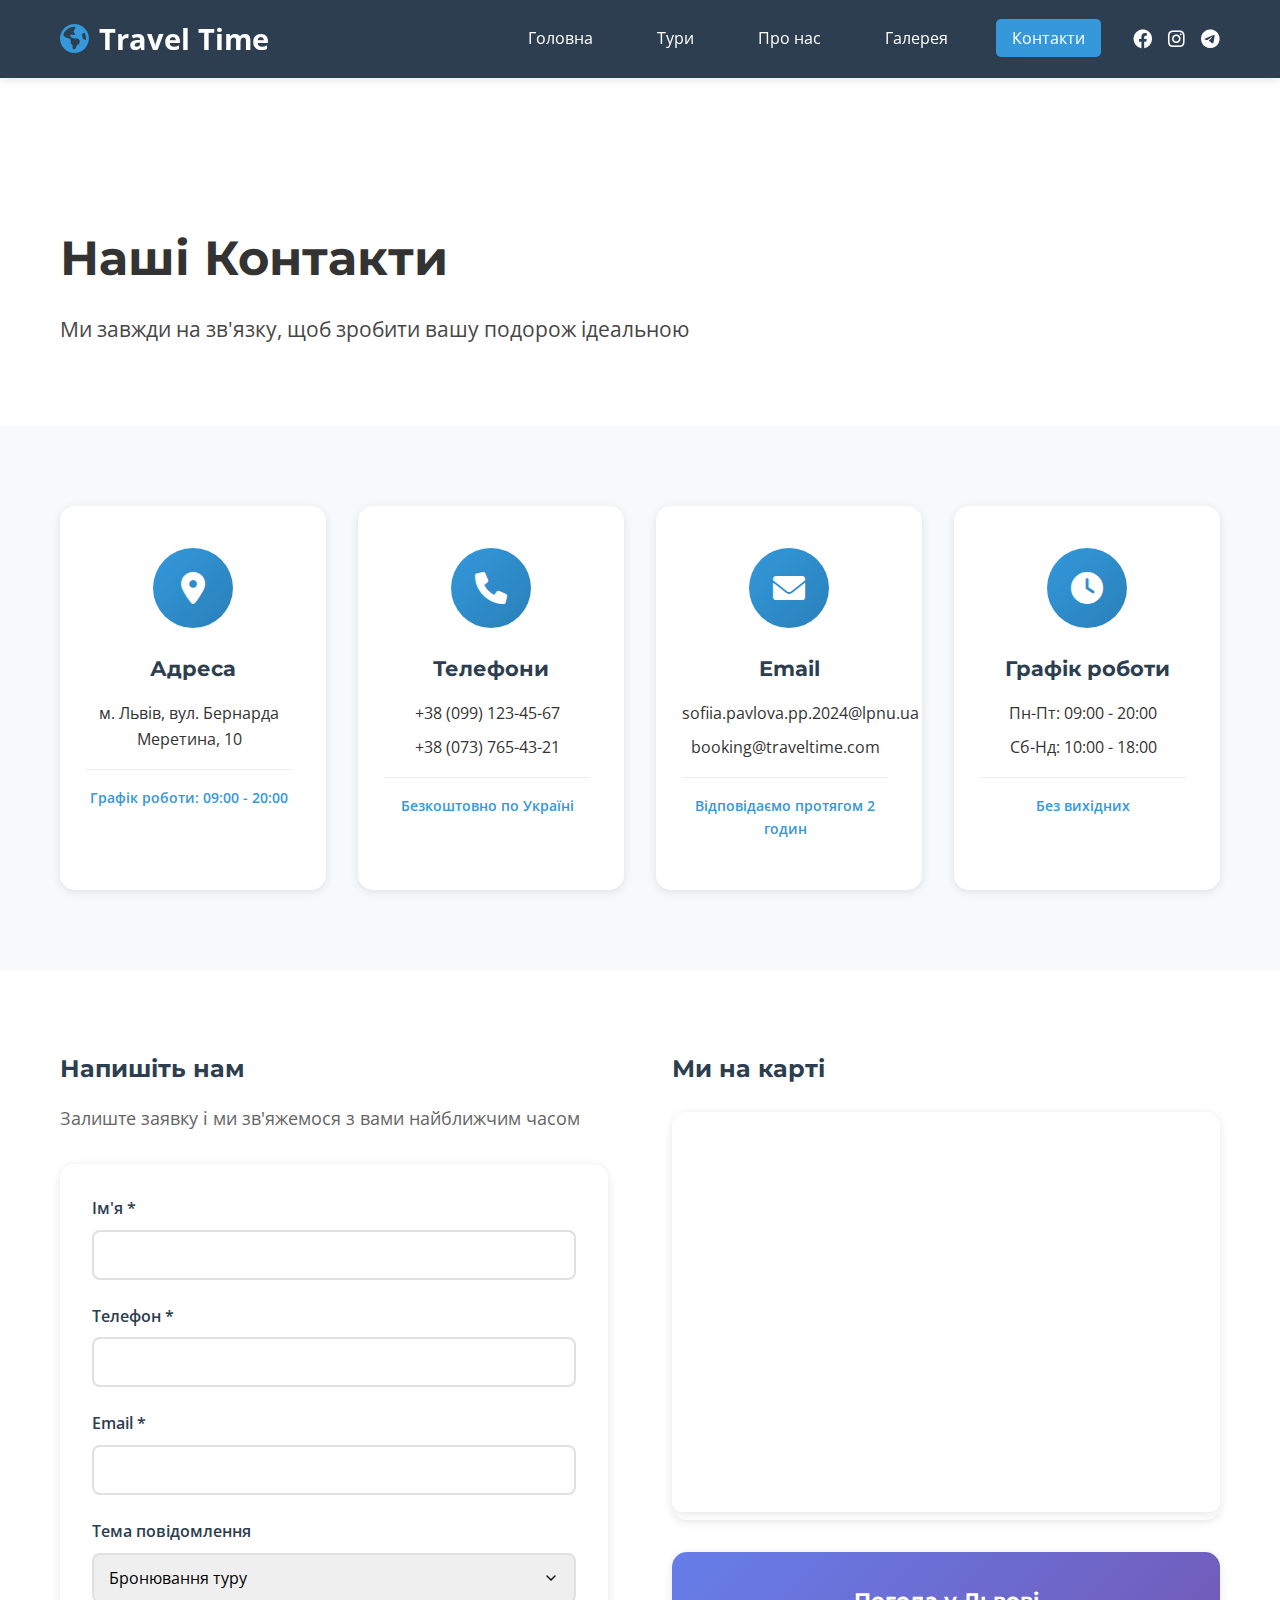
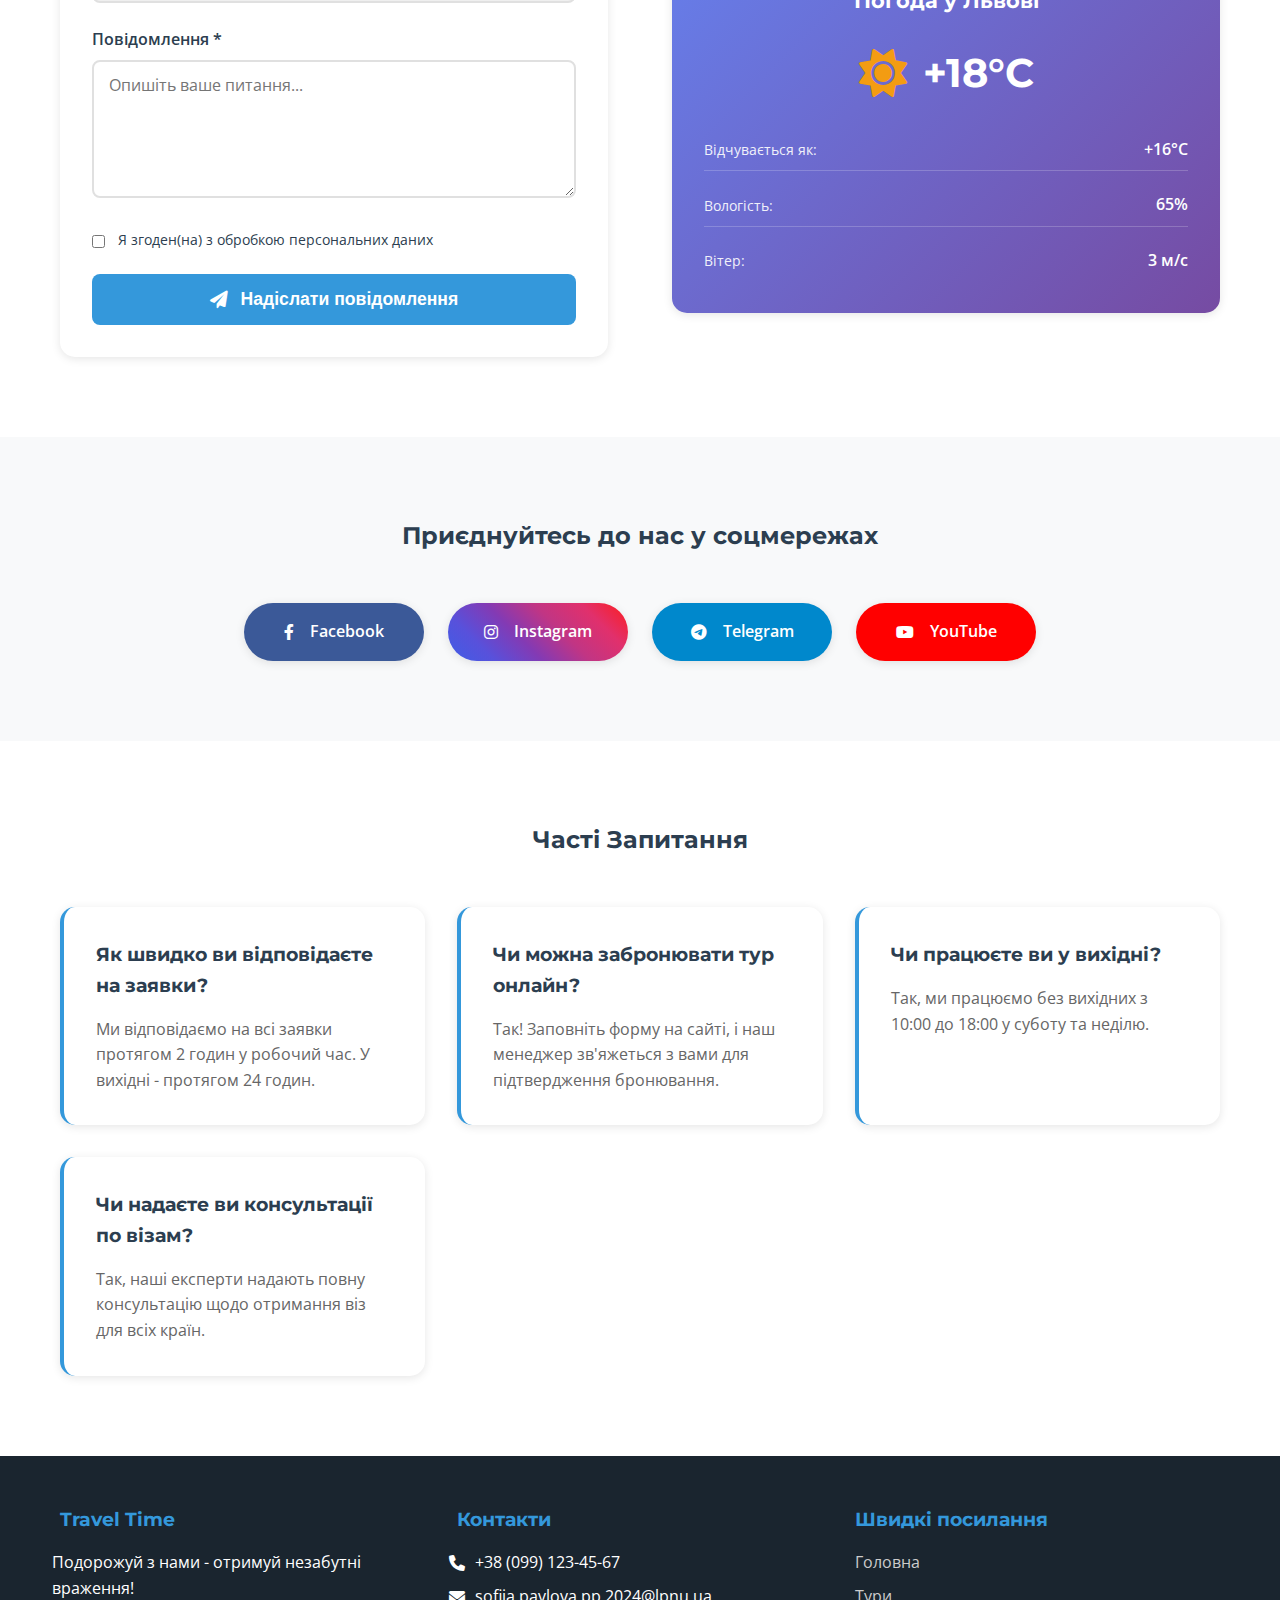
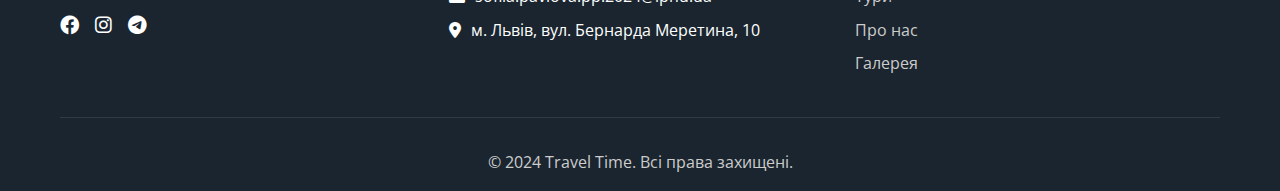
<file: contacts.html>
<!DOCTYPE html>
<html lang="uk">
<head>
    <meta charset="UTF-8">
    <meta name="viewport" content="width=device-width, initial-scale=1.0">
    <title>Travel Time - Контакти</title>
    <link rel="stylesheet" href="css/style.css">
    <link rel="icon" href="images/favicon.ico">
    <link href="https://fonts.googleapis.com/css2?family=Montserrat:wght@400;700&family=Open+Sans&display=swap" rel="stylesheet">
    <link rel="stylesheet" href="https://cdnjs.cloudflare.com/ajax/libs/font-awesome/6.0.0/css/all.min.css">
</head>
<body>
    <!-- Header -->
    <header class="header">
        <div class="container">
           <a href="index.html" class="logo">
    <i class="fas fa-globe-americas"></i>
    Travel Time
</a>
            <nav class="nav">
                <ul class="nav-menu">
                    <li><a href="index.html">Головна</a></li>
                    <li><a href="tours.html">Тури</a></li>
                    <li><a href="about.html">Про нас</a></li>
                    <li><a href="gallery.html">Галерея</a></li>
                    <li><a href="contacts.html" class="active">Контакти</a></li>
                </ul>
                <div class="social-icons">
    <a href="https://facebook.com" target="_blank"><i class="fab fa-facebook"></i></a>
    <a href="https://instagram.com" target="_blank"><i class="fab fa-instagram"></i></a>
    <a href="https://t.me" target="_blank"><i class="fab fa-telegram"></i></a>
</div>
            </nav>
            <div class="mobile-menu-btn">
                <i class="fas fa-bars"></i>
            </div>
        </div>
    </header>

    <!-- Mobile Menu -->
    <div class="mobile-menu">
        <ul>
            <li><a href="index.html">Головна</a></li>
            <li><a href="tours.html">Тури</a></li>
            <li><a href="about.html">Про нас</a></li>
            <li><a href="gallery.html">Галерея</a></li>
            <li><a href="contacts.html">Контакти</a></li>
        </ul>
    </div>

    <!-- Main Content -->
    <main>
        <!-- Contacts Hero Section -->
        <section class="page-hero">
            <div class="container">
                <h1>Наші Контакти</h1>
                <p>Ми завжди на зв'язку, щоб зробити вашу подорож ідеальною</p>
            </div>
        </section>

        <!-- Contact Info Section -->
        <section id="contact-info" class="contact-info">
            <div class="container">
                <div class="contact-grid">
                    <div class="contact-card">
                        <div class="contact-icon">
                            <i class="fas fa-map-marker-alt"></i>
                        </div>
                        <h3>Адреса</h3>
                        <p> м. Львів, вул. Бернарда Меретина, 10</p>
                        <p class="contact-note">Графік роботи: 09:00 - 20:00</p>
                    </div>

                    <div class="contact-card">
                        <div class="contact-icon">
                            <i class="fas fa-phone"></i>
                        </div>
                        <h3>Телефони</h3>
                        <p>+38 (099) 123-45-67</p>
                        <p>+38 (073) 765-43-21</p>
                        <p class="contact-note">Безкоштовно по Україні</p>
                    </div>

                    <div class="contact-card">
                        <div class="contact-icon">
                            <i class="fas fa-envelope"></i>
                        </div>
                        <h3>Email</h3>
                        <p>sofiia.pavlova.pp.2024@lpnu.ua</p>
                        <p>booking@traveltime.com</p>
                        <p class="contact-note">Відповідаємо протягом 2 годин</p>
                    </div>

                    <div class="contact-card">
                        <div class="contact-icon">
                            <i class="fas fa-clock"></i>
                        </div>
                        <h3>Графік роботи</h3>
                        <p>Пн-Пт: 09:00 - 20:00</p>
                        <p>Сб-Нд: 10:00 - 18:00</p>
                        <p class="contact-note">Без вихідних</p>
                    </div>
                </div>
            </div>
        </section>

        <!-- Contact Form & Map Section -->
        <section class="contact-form-map">
            <div class="container">
                <div class="form-map-grid">
                    <!-- Contact Form -->
                    <div class="contact-form-section">
                        <h2>Напишіть нам</h2>
                        <p class="form-subtitle">Залиште заявку і ми зв'яжемося з вами найближчим часом</p>
                        
                        <form id="contactForm" class="contact-form">
                            <div class="form-group">
                                <label for="name">Ім'я *</label>
                                <input type="text" id="name" name="name" required>
                                <span class="error-message"></span>
                            </div>

                            <div class="form-group">
                                <label for="phone">Телефон *</label>
                                <input type="tel" id="phone" name="phone" required>
                                <span class="error-message"></span>
                            </div>

                            <div class="form-group">
                                <label for="email">Email *</label>
                                <input type="email" id="email" name="email" required>
                                <span class="error-message"></span>
                            </div>

                            <div class="form-group">
                                <label for="subject">Тема повідомлення</label>
                                <select id="subject" name="subject">
                                    <option value="booking">Бронювання туру</option>
                                    <option value="consultation">Консультація</option>
                                    <option value="cooperation">Співпраця</option>
                                    <option value="other">Інше</option>
                                </select>
                            </div>

                            <div class="form-group">
                                <label for="message">Повідомлення *</label>
                                <textarea id="message" name="message" rows="5" required placeholder="Опишіть ваше питання..."></textarea>
                                <span class="error-message"></span>
                            </div>

                            <div class="form-group checkbox-group">
                                <input type="checkbox" id="consent" name="consent" required>
                                <label for="consent">Я згоден(на) з обробкою персональних даних</label>
                                <span class="error-message"></span>
                            </div>

                            <button type="submit" class="submit-btn">
                                <i class="fas fa-paper-plane"></i>
                                Надіслати повідомлення
                            </button>
                        </form>
                    </div>

                    <!-- Map Section -->
                    <div class="map-section">
                        <h2>Ми на карті</h2>
                        <div class="map-container">
                            <iframe src="https://www.google.com/maps/embed?pb=!1m18!1m12!1m3!1d2573.265441240377!2d24.004921576399788!3d49.83746977148155!2m3!1f0!2f0!3f0!3m2!1i1024!2i768!4f13.1!3m3!1m2!1s0x473addf25b27a669%3A0xda27575ef330476c!2sTravel%20Mix%20Lviv!5e0!3m2!1suk!2sua!4v1760626989546!5m2!1suk!2sua" 
                                    width="100%" height="400" style="border:0;border-radius:10px;" allowfullscreen="" 
                                    loading="lazy" referrerpolicy="no-referrer-when-downgrade">
                            </iframe>
                        </div>
                        
                        <!-- Weather Widget -->
                        <div class="weather-widget-sidebar">
                            <h3>Погода у Львові</h3>
                            <div class="weather-info-sidebar">
                                <div class="weather-main">
                                    <i class="fas fa-sun"></i>
                                    <div class="weather-temp">+18°C</div>
                                </div>
                                <div class="weather-details">
                                    <div class="weather-detail">
                                        <span class="label">Відчувається як:</span>
                                        <span class="value">+16°C</span>
                                    </div>
                                    <div class="weather-detail">
                                        <span class="label">Вологість:</span>
                                        <span class="value">65%</span>
                                    </div>
                                    <div class="weather-detail">
                                        <span class="label">Вітер:</span>
                                        <span class="value">3 м/с</span>
                                    </div>
                                </div>
                            </div>
                        </div>
                    </div>
                </div>
            </div>
        </section>

        <!-- Social Media Widget -->
       <section class="social-widget">
    <div class="container">
        <h2>Приєднуйтесь до нас у соцмережах</h2>
        <div class="social-buttons">
            <a href="https://facebook.com" target="_blank" class="social-btn facebook">
                <i class="fab fa-facebook-f"></i>
                <span>Facebook</span>
            </a>
            <a href="https://instagram.com" target="_blank" class="social-btn instagram">
                <i class="fab fa-instagram"></i>
                <span>Instagram</span>
            </a>
            <a href="https://t.me" target="_blank" class="social-btn telegram">
                <i class="fab fa-telegram"></i>
                <span>Telegram</span>
            </a>
            <a href="https://youtube.com" target="_blank" class="social-btn youtube">
                <i class="fab fa-youtube"></i>
                <span>YouTube</span>
            </a>
        </div>
    </div>
</section>

        <!-- FAQ Section -->
        <section class="faq-contact">
            <div class="container">
                <h2>Часті Запитання</h2>
                <div class="faq-grid">
                    <div class="faq-item-contact">
                        <h4>Як швидко ви відповідаєте на заявки?</h4>
                        <p>Ми відповідаємо на всі заявки протягом 2 годин у робочий час. У вихідні - протягом 24 годин.</p>
                    </div>
                    
                    <div class="faq-item-contact">
                        <h4>Чи можна забронювати тур онлайн?</h4>
                        <p>Так! Заповніть форму на сайті, і наш менеджер зв'яжеться з вами для підтвердження бронювання.</p>
                    </div>
                    
                    <div class="faq-item-contact">
                        <h4>Чи працюєте ви у вихідні?</h4>
                        <p>Так, ми працюємо без вихідних з 10:00 до 18:00 у суботу та неділю.</p>
                    </div>
                    
                    <div class="faq-item-contact">
                        <h4>Чи надаєте ви консультації по візам?</h4>
                        <p>Так, наші експерти надають повну консультацію щодо отримання віз для всіх країн.</p>
                    </div>
                </div>
            </div>
        </section>
    </main>

    <!-- Footer -->
    <footer class="footer">
        <div class="container">
            <div class="footer-content">
                <div class="footer-section">
                    <h4>Travel Time</h4>
                    <p>Подорожуй з нами - отримуй незабутні враження!</p>
                   <div class="social-icons">
    <a href="https://facebook.com" target="_blank"><i class="fab fa-facebook"></i></a>
    <a href="https://instagram.com" target="_blank"><i class="fab fa-instagram"></i></a>
    <a href="https://t.me" target="_blank"><i class="fab fa-telegram"></i></a>
</div>
                </div>
                <div class="footer-section">
                    <h4>Контакти</h4>
                    <p><i class="fas fa-phone"></i> +38 (099) 123-45-67</p>
                    <p><i class="fas fa-envelope"></i> sofiia.pavlova.pp.2024@lpnu.ua</p>
                    <p><i class="fas fa-map-marker-alt"></i>м. Львів, вул. Бернарда Меретина, 10</p>
                </div>
                <div class="footer-section">
                    <h4>Швидкі посилання</h4>
                    <ul>
                        <li><a href="index.html">Головна</a></li>
                        <li><a href="tours.html">Тури</a></li>
                        <li><a href="about.html">Про нас</a></li>
                        <li><a href="gallery.html">Галерея</a></li>
                    </ul>
                </div>
            </div>
            <div class="footer-bottom">
                <p>&copy; 2024 Travel Time. Всі права захищені.</p>
            </div>
        </div>
    </footer>

    <!-- Back to Top Button -->
    <button id="backToTop" class="back-to-top">
        <i class="fas fa-chevron-up"></i>
    </button>

    <!-- Success Modal -->
    <div id="successModal" class="modal">
        <div class="modal-content">
            <span class="close-modal">&times;</span>
            <div class="success-icon">
                <i class="fas fa-check-circle"></i>
            </div>
            <h3>Повідомлення відправлено!</h3>
            <p>Дякуємо за ваше звернення. Наш менеджер зв'яжеться з вами найближчим часом.</p>
            <button class="cta-button" onclick="closeSuccessModal()">Гаразд</button>
        </div>
    </div>

    <script src="js/script.js"></script>
    <script>
        // Валідація форми
        document.addEventListener('DOMContentLoaded', function() {
            const contactForm = document.getElementById('contactForm');
            const successModal = document.getElementById('successModal');
            
            if (contactForm) {
                contactForm.addEventListener('submit', function(e) {
                    e.preventDefault();
                    
                    if (validateForm()) {
                        // Симуляція відправки форми
                        showSuccessModal();
                        contactForm.reset();
                    }
                });
            }
            
            function validateForm() {
                let isValid = true;
                const fields = contactForm.querySelectorAll('input[required], textarea[required], select[required]');
                
                fields.forEach(field => {
                    const errorSpan = field.parentElement.querySelector('.error-message');
                    
                    if (!field.value.trim()) {
                        showError(field, 'Це поле обов\'язкове для заповнення');
                        isValid = false;
                    } else if (field.type === 'email' && !isValidEmail(field.value)) {
                        showError(field, 'Будь ласка, введіть коректний email');
                        isValid = false;
                    } else if (field.type === 'tel' && !isValidPhone(field.value)) {
                        showError(field, 'Будь ласка, введіть коректний номер телефону');
                        isValid = false;
                    } else {
                        clearError(field);
                    }
                });
                
                const consent = document.getElementById('consent');
                if (!consent.checked) {
                    showError(consent, 'Необхідно надати згоду');
                    isValid = false;
                } else {
                    clearError(consent);
                }
                
                return isValid;
            }
            
            function showError(field, message) {
                const errorSpan = field.parentElement.querySelector('.error-message');
                field.style.borderColor = '#e74c3c';
                errorSpan.textContent = message;
                errorSpan.style.display = 'block';
            }
            
            function clearError(field) {
                const errorSpan = field.parentElement.querySelector('.error-message');
                field.style.borderColor = '#ddd';
                errorSpan.textContent = '';
                errorSpan.style.display = 'none';
            }
            
            function isValidEmail(email) {
                const re = /^[^\s@]+@[^\s@]+\.[^\s@]+$/;
                return re.test(email);
            }
            
            function isValidPhone(phone) {
                const re = /^[\+]?[0-9\s\-\(\)]{10,}$/;
                return re.test(phone);
            }
            
            function showSuccessModal() {
                successModal.style.display = 'block';
                document.body.style.overflow = 'hidden';
            }
            
            window.closeSuccessModal = function() {
                successModal.style.display = 'none';
                document.body.style.overflow = 'auto';
            }
            
            // Закриття модального вікна
            const closeBtn = successModal.querySelector('.close-modal');
            if (closeBtn) {
                closeBtn.addEventListener('click', closeSuccessModal);
            }
            
            successModal.addEventListener('click', function(e) {
                if (e.target === successModal) {
                    closeSuccessModal();
                }
            });
        });
    </script>
</body>
</html>
</file>
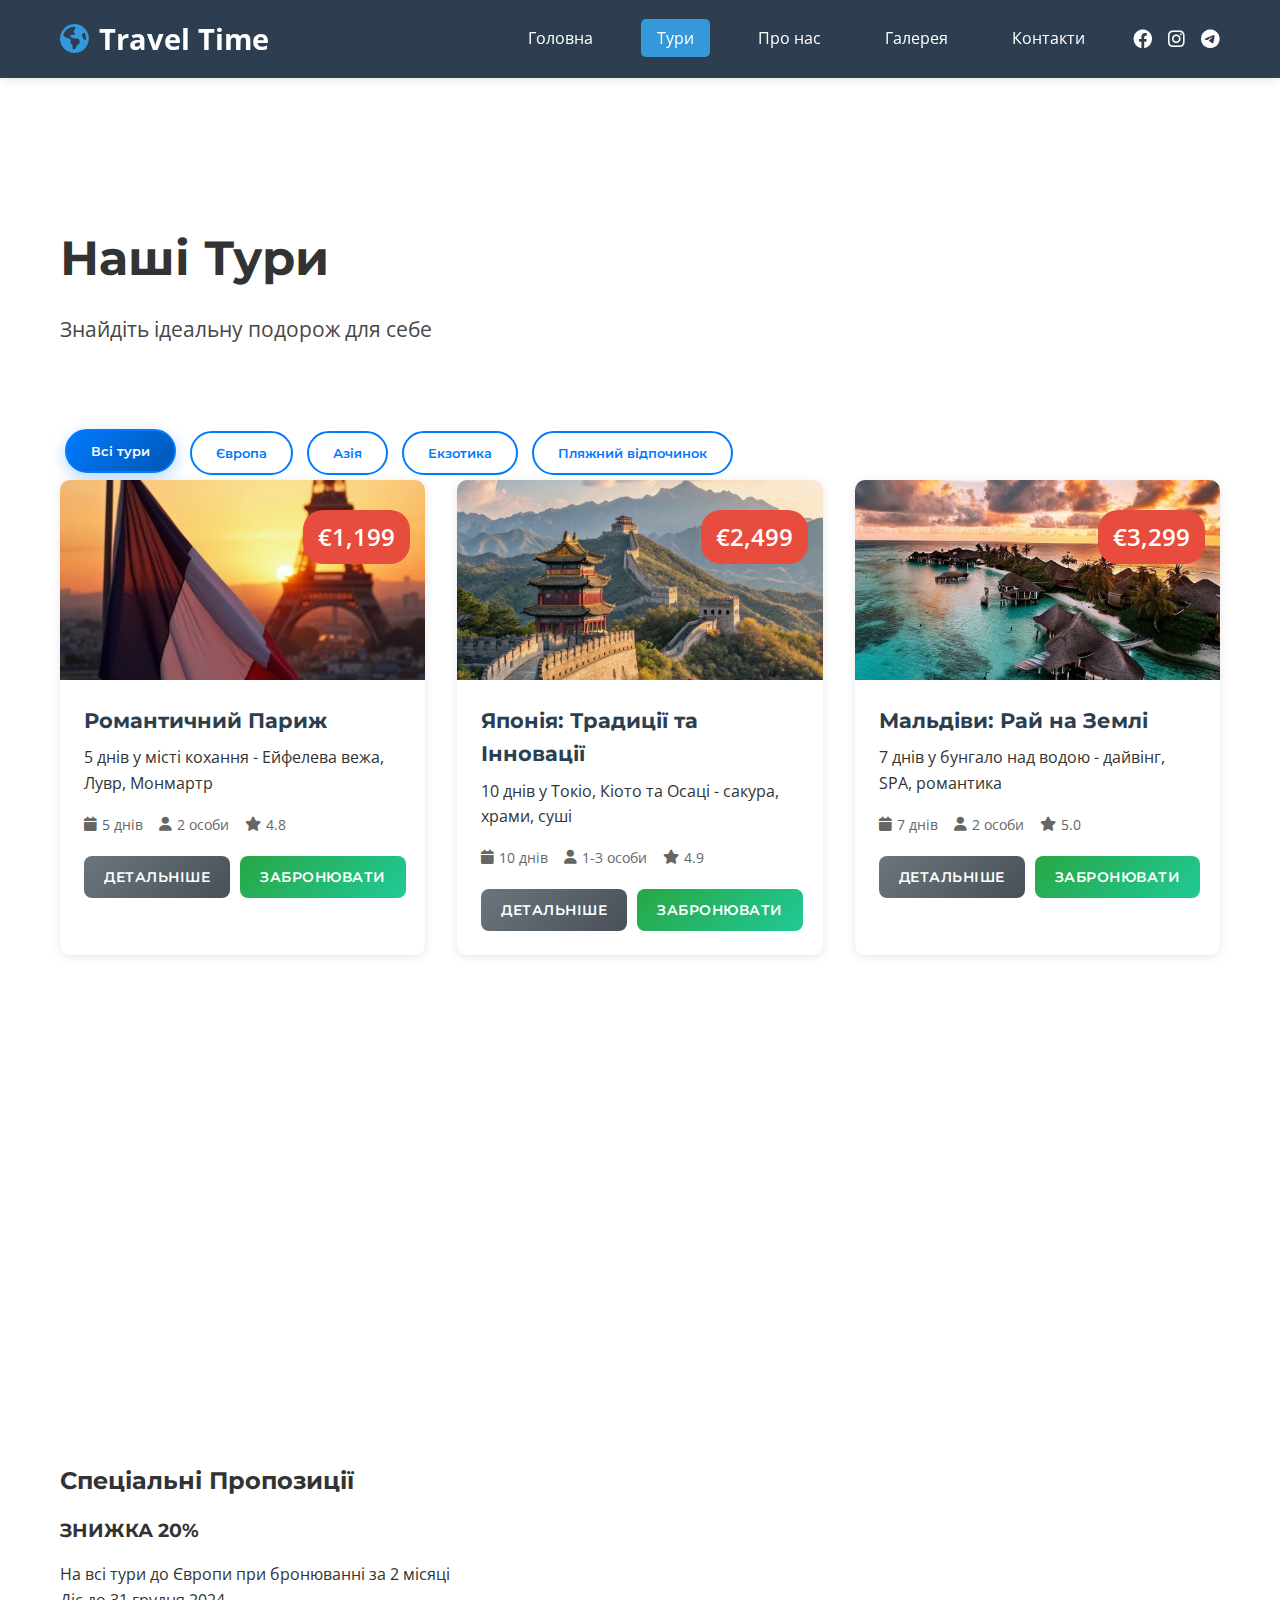
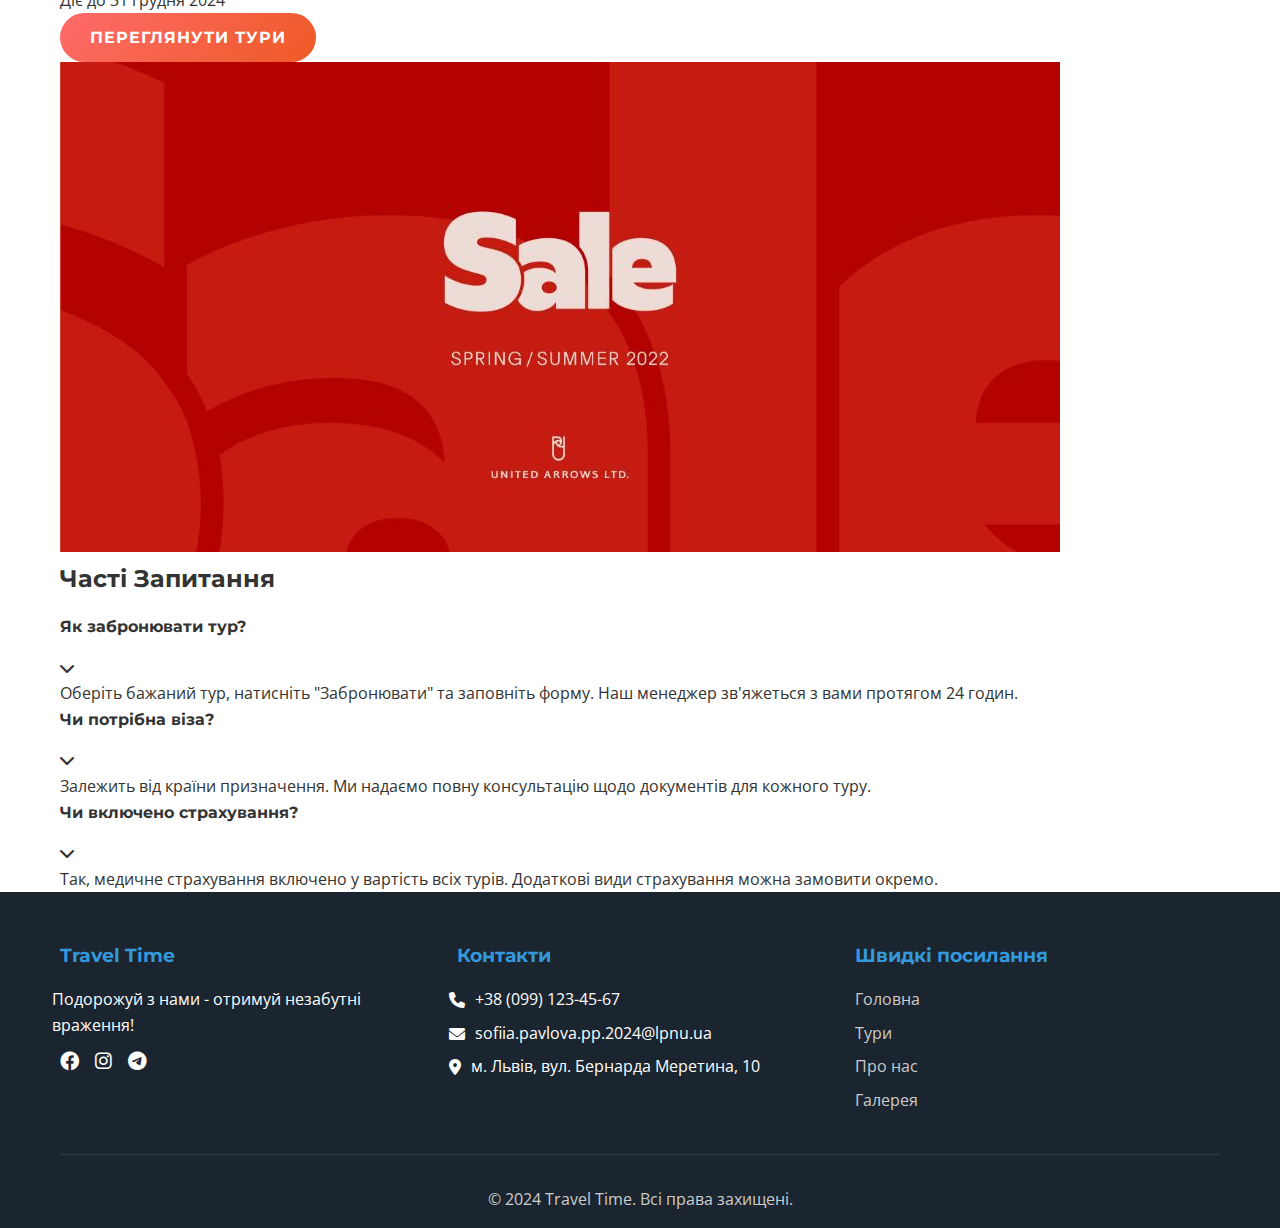
<file: tours.html>
<!DOCTYPE html>
<html lang="uk">
<head>
    <meta charset="UTF-8">
    <meta name="viewport" content="width=device-width, initial-scale=1.0">
    <title>Travel Time - Тури</title>
    <link rel="stylesheet" href="css/style.css">
    <link rel="icon" href="images/favicon.ico">
    <link href="https://fonts.googleapis.com/css2?family=Montserrat:wght@400;700&family=Open+Sans&display=swap" rel="stylesheet">
    <link rel="stylesheet" href="https://cdnjs.cloudflare.com/ajax/libs/font-awesome/6.0.0/css/all.min.css">
</head>
<body>
    <header class="header">
        <div class="container">
          <a href="index.html" class="logo">
    <i class="fas fa-globe-americas"></i>
    Travel Time
</a>
            <nav class="nav">
                <ul class="nav-menu">
                    <li><a href="index.html">Головна</a></li>
                    <li><a href="tours.html" class="active">Тури</a></li>
                    <li><a href="about.html">Про нас</a></li>
                    <li><a href="gallery.html">Галерея</a></li>
                    <li><a href="contacts.html">Контакти</a></li>
                </ul>
               <div class="social-icons">
    <a href="https://facebook.com" target="_blank"><i class="fab fa-facebook"></i></a>
    <a href="https://instagram.com" target="_blank"><i class="fab fa-instagram"></i></a>
    <a href="https://t.me" target="_blank"><i class="fab fa-telegram"></i></a>
</div>
            </nav>
            <div class="mobile-menu-btn">
                <i class="fas fa-bars"></i>
            </div>
        </div>
    </header>

    <div class="mobile-menu">
        <ul>
            <li><a href="index.html">Головна</a></li>
            <li><a href="tours.html">Тури</a></li>
            <li><a href="about.html">Про нас</a></li>
            <li><a href="gallery.html">Галерея</a></li>
            <li><a href="contacts.html">Контакти</a></li>
        </ul>
    </div>

    <main>
        <section class="page-hero">
            <div class="container">
                <h1>Наші Тури</h1>
                <p>Знайдіть ідеальну подорож для себе</p>
            </div>
        </section>

        <section class="tours-filter">
            <div class="container">
                <div class="filter-options">
                    <button class="filter-btn active" data-filter="all">Всі тури</button>
                    <button class="filter-btn" data-filter="europe">Європа</button>
                    <button class="filter-btn" data-filter="asia">Азія</button>
                    <button class="filter-btn" data-filter="exotic">Екзотика</button>
                    <button class="filter-btn" data-filter="beach">Пляжний відпочинок</button>
                </div>
            </div>
        </section>

        <section id="tours-list" class="all-tours">
            <div class="container">
                <div class="tours-grid">
                    <div class="tour-card" data-category="europe">
                        <div class="tour-image">
                            <img src="images/tour-paris.jpg" alt="Париж, Франція">
                            <div class="tour-price">€1,199</div>
                            <div class="tour-badge">Хіт</div>
                        </div>
                        <div class="tour-content">
                            <h3>Романтичний Париж</h3>
                            <p>5 днів у місті кохання - Ейфелева вежа, Лувр, Монмартр</p>
                            <div class="tour-features">
                                <span><i class="fas fa-calendar"></i> 5 днів</span>
                                <span><i class="fas fa-user"></i> 2 особи</span>
                                <span><i class="fas fa-star"></i> 4.8</span>
                            </div>
                            <div class="tour-actions">
                                <button class="details-btn" onclick="showTourModal(4)">Детальніше</button>
                                <button class="book-btn" onclick="alert('Тур заброньовано!')">Забронювати</button>
                            </div>
                        </div>
                    </div>

                    <div class="tour-card" data-category="asia">
                        <div class="tour-image">
                            <img src="images/tour-japan.jpg" alt="Токіо, Японія">
                            <div class="tour-price">€2,499</div>
                            <div class="tour-badge">Новинка</div>
                        </div>
                        <div class="tour-content">
                            <h3>Японія: Традиції та Інновації</h3>
                            <p>10 днів у Токіо, Кіото та Осаці - сакура, храми, суші</p>
                            <div class="tour-features">
                                <span><i class="fas fa-calendar"></i> 10 днів</span>
                                <span><i class="fas fa-user"></i> 1-3 особи</span>
                                <span><i class="fas fa-star"></i> 4.9</span>
                            </div>
                            <div class="tour-actions">
                                <button class="details-btn" onclick="showTourModal(5)">Детальніше</button>
                                <button class="book-btn" onclick="alert('Тур заброньовано!')">Забронювати</button>
                            </div>
                        </div>
                    </div>

                    <div class="tour-card" data-category="exotic">
                        <div class="tour-image">
                            <img src="images/tour-maldives.jpg" alt="Мальдіви">
                            <div class="tour-price">€3,299</div>
                            <div class="tour-badge">Люкс</div>
                        </div>
                        <div class="tour-content">
                            <h3>Мальдіви: Рай на Землі</h3>
                            <p>7 днів у бунгало над водою - дайвінг, SPA, романтика</p>
                            <div class="tour-features">
                                <span><i class="fas fa-calendar"></i> 7 днів</span>
                                <span><i class="fas fa-user"></i> 2 особи</span>
                                <span><i class="fas fa-star"></i> 5.0</span>
                            </div>
                            <div class="tour-actions">
                                <button class="details-btn" onclick="showTourModal(6)">Детальніше</button>
                                <button class="book-btn" onclick="alert('Тур заброньовано!')">Забронювати</button>
                            </div>
                        </div>
                    </div>

                    <div class="tour-card" data-category="beach">
                        <div class="tour-image">
                            <img src="images/tour-bali.jpg" alt="Балі, Індонезія">
                            <div class="tour-price">€1,899</div>
                        </div>
                        <div class="tour-content">
                            <h3>Балі: Острів Богів</h3>
                            <p>8 днів на райському острові - серфінг, йога, храми</p>
                            <div class="tour-features">
                                <span><i class="fas fa-calendar"></i> 8 днів</span>
                                <span><i class="fas fa-user"></i> 1-2 особи</span>
                                <span><i class="fas fa-star"></i> 4.7</span>
                            </div>
                            <div class="tour-actions">
                                <button class="details-btn" onclick="showTourModal(7)">Детальніше</button>
                                <button class="book-btn" onclick="alert('Тур заброньовано!')">Забронювати</button>
                            </div>
                        </div>
                    </div>

                    <div class="tour-card" data-category="europe">
                        <div class="tour-image">
                            <img src="images/tour-spain.jpg" alt="Іспанія">
                            <div class="tour-price">€999</div>
                        </div>
                        <div class="tour-content">
                            <h3>Іспанія: Барселона та Коста-Брава</h3>
                            <p>6 днів каталонської культури - Гауді, фламенко, море</p>
                            <div class="tour-features">
                                <span><i class="fas fa-calendar"></i> 6 днів</span>
                                <span><i class="fas fa-user"></i> 1-4 особи</span>
                                <span><i class="fas fa-star"></i> 4.6</span>
                            </div>
                            <div class="tour-actions">
                                <button class="details-btn" onclick="showTourModal(8)">Детальніше</button>
                                <button class="book-btn" onclick="alert('Тур заброньовано!')">Забронювати</button>
                            </div>
                        </div>
                    </div>

                    <div class="tour-card" data-category="asia">
                        <div class="tour-image">
                            <img src="images/tour-thailand.jpg" alt="Таїланд">
                            <div class="tour-price">€1,599</div>
                        </div>
                        <div class="tour-content">
                            <h3>Таїланд: Бангкок та Пхукет</h3>
                            <p>9 днів у країні посмішок - храми, острови, екзотична кухня</p>
                            <div class="tour-features">
                                <span><i class="fas fa-calendar"></i> 9 днів</span>
                                <span><i class="fas fa-user"></i> 2 особи</span>
                                <span><i class="fas fa-star"></i> 4.8</span>
                            </div>
                            <div class="tour-actions">
                                <button class="details-btn" onclick="showTourModal(9)">Детальніше</button>
                                <button class="book-btn" onclick="alert('Тур заброньовано!')">Забронювати</button>
                            </div>
                        </div>
                    </div>
                </div>
            </div>
        </section>

        <section id="special-offer" class="special-offers">
            <div class="container">
                <h2>Спеціальні Пропозиції</h2>
                <div class="offer-banner">
                    <div class="offer-content">
                        <h3>ЗНИЖКА 20%</h3>
                        <p>На всі тури до Європи при бронюванні за 2 місяці</p>
                        <p class="offer-period">Діє до 31 грудня 2024</p>
                        <button class="cta-button" onclick="scrollToSection('tours-list')">Переглянути тури</button>
                    </div>
                    <div class="offer-image">
                        <img src="images/offer-banner.jpg" alt="Спеціальна пропозиція">
                    </div>
                </div>
            </div>
        </section>

        <section class="faq-section">
            <div class="container">
                <h2>Часті Запитання</h2>
                <div class="faq-container">
                    <div class="faq-item">
                        <div class="faq-question">
                            <h4>Як забронювати тур?</h4>
                            <i class="fas fa-chevron-down"></i>
                        </div>
                        <div class="faq-answer">
                            <p>Оберіть бажаний тур, натисніть "Забронювати" та заповніть форму. Наш менеджер зв'яжеться з вами протягом 24 годин.</p>
                        </div>
                    </div>
                    
                    <div class="faq-item">
                        <div class="faq-question">
                            <h4>Чи потрібна віза?</h4>
                            <i class="fas fa-chevron-down"></i>
                        </div>
                        <div class="faq-answer">
                            <p>Залежить від країни призначення. Ми надаємо повну консультацію щодо документів для кожного туру.</p>
                        </div>
                    </div>
                    
                    <div class="faq-item">
                        <div class="faq-question">
                            <h4>Чи включено страхування?</h4>
                            <i class="fas fa-chevron-down"></i>
                        </div>
                        <div class="faq-answer">
                            <p>Так, медичне страхування включено у вартість всіх турів. Додаткові види страхування можна замовити окремо.</p>
                        </div>
                    </div>
                </div>
            </div>
        </section>
    </main>

    <footer class="footer">
        <div class="container">
            <div class="footer-content">
                <div class="footer-section">
                    <h4>Travel Time</h4>
                    <p>Подорожуй з нами - отримуй незабутні враження!</p>
                    <div class="social-icons">
    <a href="https://facebook.com" target="_blank"><i class="fab fa-facebook"></i></a>
    <a href="https://instagram.com" target="_blank"><i class="fab fa-instagram"></i></a>
    <a href="https://t.me" target="_blank"><i class="fab fa-telegram"></i></a>
</div>
                </div>
                <div class="footer-section">
                    <h4>Контакти</h4>
                    <p><i class="fas fa-phone"></i> +38 (099) 123-45-67</p>
                   <p><i class="fas fa-envelope"></i> sofiia.pavlova.pp.2024@lpnu.ua</p>
                    <p><i class="fas fa-map-marker-alt"></i>м. Львів, вул. Бернарда Меретина, 10</p>
                </div>
                <div class="footer-section">
                    <h4>Швидкі посилання</h4>
                    <ul>
                        <li><a href="index.html">Головна</a></li>
                        <li><a href="tours.html">Тури</a></li>
                        <li><a href="about.html">Про нас</a></li>
                        <li><a href="gallery.html">Галерея</a></li>
                    </ul>
                </div>
            </div>
            <div class="footer-bottom">
                <p>&copy; 2024 Travel Time. Всі права захищені.</p>
            </div>
        </div>
    </footer>

    <button id="backToTop" class="back-to-top">
        <i class="fas fa-chevron-up"></i>
    </button>

    <div id="tourModal" class="modal">
        <div class="modal-content">
            <span class="close-modal">&times;</span>
            <h3 id="modalTitle">Деталі туру</h3>
            <div id="modalContent">
                <!-- Content will be loaded by JavaScript -->
            </div>
        </div>
    </div>

    <script src="js/script.js"></script>
    <script>
        const additionalTourData = {
            4: {
                title: "Романтичний Париж",
                content: `
                    <div class="tour-modal-content">
                        <div class="tour-modal-image">
                            <img src="images/tour-paris.jpg" alt="Париж">
                        </div>
                        <div class="tour-modal-details">
                            <h4>Деталі туру:</h4>
                            <ul>
                                <li><strong>Тривалість:</strong> 5 днів / 4 ночі</li>
                                <li><strong>Маршрут:</strong> Ейфелева вежа, Лувр, Монмартр, Версаль</li>
                                <li><strong>Харчування:</strong> Сніданки + 2 романтичні вечері</li>
                                <li><strong>Готель:</strong> 4* в центрі міста</li>
                                <li><strong>Екскурсії:</strong> Весь Париж за 5 днів</li>
                            </ul>
                            <div class="tour-price">Ціна: €1,199 на особу</div>
                            <button class="cta-button" style="width:100%;margin-top:15px;" onclick="alert('Тур додано до кошика!')">Забронювати</button>
                        </div>
                    </div>
                `
            },
            5: {
                title: "Японія: Традиції та Інновації",
                content: `
                    <div class="tour-modal-content">
                        <div class="tour-modal-image">
                            <img src="images/tour-japan.jpg" alt="Японія">
                        </div>
                        <div class="tour-modal-details">
                            <h4>Деталі туру:</h4>
                            <ul>
                                <li><strong>Тривалість:</strong> 10 днів / 9 ночей</li>
                                <li><strong>Маршрут:</strong> Токіо - Кіото - Осака - Хаконе</li>
                                <li><strong>Харчування:</strong> Сніданки + 5 обідів</li>
                                <li><strong>Готель:</strong> 4* + 1 ніч у рьокані</li>
                                <li><strong>Екскурсії:</strong> Храми, сади, суші-майстерність</li>
                            </ul>
                            <div class="tour-price">Ціна: €2,499 на особу</div>
                            <button class="cta-button" style="width:100%;margin-top:15px;" onclick="alert('Тур додано до кошика!')">Забронювати</button>
                        </div>
                    </div>
                `
            }
        };

        Object.assign(window.tourData, additionalTourData);

        // Фільтрація турів
        document.addEventListener('DOMContentLoaded', function() {
            const filterBtns = document.querySelectorAll('.filter-btn');
            const tourCards = document.querySelectorAll('.tour-card');

            filterBtns.forEach(btn => {
                btn.addEventListener('click', function() {
                    filterBtns.forEach(b => b.classList.remove('active'));
                    this.classList.add('active');
                    
                    const filter = this.getAttribute('data-filter');
                    
                    tourCards.forEach(card => {
                        if (filter === 'all' || card.getAttribute('data-category') === filter) {
                            card.style.display = 'block';
                        } else {
                            card.style.display = 'none';
                        }
                    });
                });
            });

            const faqQuestions = document.querySelectorAll('.faq-question');
            faqQuestions.forEach(question => {
                question.addEventListener('click', () => {
                    const answer = question.nextElementSibling;
                    const icon = question.querySelector('i');
                    
                    document.querySelectorAll('.faq-answer').forEach(ans => {
                        if (ans !== answer) {
                            ans.classList.remove('active');
                            ans.previousElementSibling.querySelector('i').classList.remove('fa-chevron-up');
                            ans.previousElementSibling.querySelector('i').classList.add('fa-chevron-down');
                        }
                    });
                    
                    answer.classList.toggle('active');
                    icon.classList.toggle('fa-chevron-down');
                    icon.classList.toggle('fa-chevron-up');
                });
            });
        });
    </script>
    <script>
// Фільтрація турів - простий код
document.addEventListener('DOMContentLoaded', function() {
    const filterBtns = document.querySelectorAll('.filter-btn');
    const tourCards = document.querySelectorAll('.tour-card');
    
    console.log('Кнопки знайдено:', filterBtns.length);
    console.log('Картки знайдено:', tourCards.length);

    filterBtns.forEach(btn => {
        btn.addEventListener('click', function() {
            console.log('Клік на кнопку:', this.textContent);
            
            // Видаляємо активний клас з усіх кнопок
            filterBtns.forEach(b => b.classList.remove('active'));
            // Додаємо активний клас до поточної кнопки
            this.classList.add('active');
            
            // Отримуємо значення фільтру
            const filter = this.getAttribute('data-filter');
            console.log('Фільтр:', filter);
            
            // Фільтруємо картки турів
            tourCards.forEach(card => {
                const category = card.getAttribute('data-category');
                if (filter === 'all' || category === filter) {
                    card.style.display = 'block';
                    console.log('Показуємо картку:', card.querySelector('h3').textContent);
                } else {
                    card.style.display = 'none';
                    console.log('Ховаємо картку:', card.querySelector('h3').textContent);
                }
            });
        });
    });
});
</script>
</body>
</html>
</file>
<file: css/style.css>
* {
    margin: 0;
    padding: 0;
    box-sizing: border-box;
}

:root {
    --primary-color: #3498db;
    --secondary-color: #2c3e50;
    --accent-color: #e74c3c;
    --text-color: #333;
    --light-bg: #f8f9fa;
    --white: #ffffff;
    --shadow: 0 2px 10px rgba(0,0,0,0.1);
    --transition: all 0.3s ease;
}

body {
    font-family: 'Open Sans', sans-serif;
    line-height: 1.6;
    color: var(--text-color);
    background-color: var(--white);
}

h1, h2, h3, h4, h5, h6 {
    font-family: 'Montserrat', sans-serif;
    font-weight: 700;
    margin-bottom: 1rem;
}

.container {
    max-width: 1200px;
    margin: 0 auto;
    padding: 0 20px;
}

/* Header Styles */
.header {
    background: var(--secondary-color);
    color: var(--white);
    padding: 1rem 0;
    position: fixed;
    width: 100%;
    top: 0;
    z-index: 1000;
    box-shadow: var(--shadow);
}

.header .container {
    display: flex;
    justify-content: space-between;
    align-items: center;
}

.logo {
    font-size: 1.8rem;
    font-weight: 700;
    display: flex;
    align-items: center;
    gap: 10px;
}

.logo i {
    color: var(--primary-color);
}

.nav {
    display: flex;
    align-items: center;
    gap: 2rem;
}

.nav-menu {
    display: flex;
    list-style: none;
    gap: 2rem;
}

.nav-menu a {
    color: var(--white);
    text-decoration: none;
    transition: var(--transition);
    padding: 0.5rem 1rem;
    border-radius: 5px;
}

.nav-menu a:hover,
.nav-menu a.active {
    background: var(--primary-color);
    color: var(--white);
}

.social-icons {
    display: flex;
    gap: 1rem;
}

.social-icons a {
    color: var(--white);
    font-size: 1.2rem;
    transition: var(--transition);
}

.social-icons a:hover {
    color: var(--primary-color);
}

.mobile-menu-btn {
    display: none;
    font-size: 1.5rem;
    cursor: pointer;
    color: var(--white);
}

/* Mobile Menu */
.mobile-menu {
    display: none;
    position: fixed;
    top: 70px;
    left: 0;
    width: 100%;
    background: var(--secondary-color);
    z-index: 999;
    padding: 2rem;
    transform: translateY(-100%);
    transition: var(--transition);
}

.mobile-menu.active {
    transform: translateY(0);
}

.mobile-menu ul {
    list-style: none;
}

.mobile-menu li {
    margin-bottom: 1rem;
}

.mobile-menu a {
    color: var(--white);
    text-decoration: none;
    font-size: 1.2rem;
    display: block;
    padding: 0.5rem 0;
    border-bottom: 1px solid rgba(255,255,255,0.1);
}

/* Hero Section */
.hero {
    height: 100vh;
    background: linear-gradient(rgba(0,0,0,0.5), rgba(0,0,0,0.5)), 
                url('../images/hero-bg.jpg');
    background-size: cover;
    background-position: center;
    display: flex;
    align-items: center;
    justify-content: center;
    text-align: center;
    color: var(--white);
    position: relative;
    margin-top: 70px;
}
.hero-slider {
    position: relative;
    width: 100%;
    height: 100%;
}

.slide {
    position: absolute;
    top: 0;
    left: 0;
    width: 100%;
    height: 100%;
    display: flex;
    align-items: center;
    justify-content: center;
    opacity: 0;
    transition: opacity 1s ease;
}

.slide.active {
    opacity: 1;
}

.hero-content {
    max-width: 600px;
    padding: 0 20px;
}

.hero-content h1 {
    font-size: 3.5rem;
    margin-bottom: 1rem;
    text-shadow: 2px 2px 4px rgba(0,0,0,0.5);
}

.hero-content p {
    font-size: 1.3rem;
    margin-bottom: 2rem;
    text-shadow: 1px 1px 2px rgba(0,0,0,0.5);
}

.cta-button {
    background: var(--accent-color);
    color: var(--white);
    border: none;
    padding: 15px 30px;
    font-size: 1.1rem;
    font-weight: 600;
    cursor: pointer;
    border-radius: 5px;
    transition: var(--transition);
    text-transform: uppercase;
    letter-spacing: 1px;
}

.cta-button:hover {
    background: #c0392b;
    transform: translateY(-2px);
    box-shadow: 0 5px 15px rgba(0,0,0,0.2);
}

.slider-controls {
    position: absolute;
    bottom: 30px;
    left: 50%;
    transform: translateX(-50%);
    display: flex;
    gap: 1rem;
}

.slider-controls button {
    background: rgba(255,255,255,0.2);
    color: var(--white);
    border: none;
    width: 40px;
    height: 40px;
    border-radius: 50%;
    cursor: pointer;
    transition: var(--transition);
    backdrop-filter: blur(10px);
}

.slider-controls button:hover {
    background: var(--primary-color);
}

/* Advantages Section */
.advantages {
    padding: 80px 0;
    background: var(--light-bg);
}

.advantages h2 {
    text-align: center;
    font-size: 2.5rem;
    margin-bottom: 3rem;
    color: var(--secondary-color);
}

.advantages-grid {
    display: grid;
    grid-template-columns: repeat(auto-fit, minmax(250px, 1fr));
    gap: 2rem;
}

.advantage-card {
    background: var(--white);
    padding: 2rem;
    text-align: center;
    border-radius: 10px;
    box-shadow: var(--shadow);
    transition: var(--transition);
}

.advantage-card:hover {
    transform: translateY(-5px);
    box-shadow: 0 10px 25px rgba(0,0,0,0.15);
}

.advantage-card i {
    font-size: 3rem;
    color: var(--primary-color);
    margin-bottom: 1rem;
}

.advantage-card h3 {
    font-size: 1.3rem;
    margin-bottom: 1rem;
    color: var(--secondary-color);
}

/* Popular Tours Section */
.popular-tours {
    padding: 80px 0;
}

.popular-tours h2 {
    text-align: center;
    font-size: 2.5rem;
    margin-bottom: 3rem;
    color: var(--secondary-color);
}

.tours-grid {
    display: grid;
    grid-template-columns: repeat(auto-fit, minmax(300px, 1fr));
    gap: 2rem;
}

.tour-card {
    background: var(--white);
    border-radius: 10px;
    overflow: hidden;
    box-shadow: var(--shadow);
    transition: var(--transition);
}

.tour-card:hover {
    transform: translateY(-5px);
    box-shadow: 0 10px 25px rgba(0,0,0,0.15);
}

.tour-image {
    position: relative;
    height: 200px;
    overflow: hidden;
}

.tour-image img {
    width: 100%;
    height: 100%;
    object-fit: cover;
    transition: var(--transition);
}

.tour-card:hover .tour-image img {
    transform: scale(1.1);
}

.tour-price {
    position: absolute;
    top: 15px;
    right: 15px;
    background: var(--accent-color);
    color: var(--white);
    padding: 5px 15px;
    border-radius: 20px;
    font-weight: 600;
}

.tour-content {
    padding: 1.5rem;
}

.tour-content h3 {
    font-size: 1.3rem;
    margin-bottom: 0.5rem;
    color: var(--secondary-color);
}

.tour-features {
    display: flex;
    gap: 1rem;
    margin: 1rem 0;
    font-size: 0.9rem;
    color: #666;
}

.tour-features span {
    display: flex;
    align-items: center;
    gap: 5px;
}

.details-btn {
    background: var(--primary-color);
    color: var(--white);
    border: none;
    padding: 10px 20px;
    border-radius: 5px;
    cursor: pointer;
    transition: var(--transition);
    width: 100%;
    font-weight: 600;
}

.details-btn:hover {
    background: #2980b9;
}

/* Discover Section */
.discover {
    padding: 80px 0;
    background: var(--light-bg);
}

.discover h2 {
    text-align: center;
    font-size: 2.5rem;
    margin-bottom: 3rem;
    color: var(--secondary-color);
}

.discover-content {
    display: grid;
    grid-template-columns: 1fr 1fr;
    gap: 3rem;
    align-items: start;
}

.video-container {
    border-radius: 10px;
    overflow: hidden;
    box-shadow: var(--shadow);
}

.map-container {
    border-radius: 10px;
    overflow: hidden;
    box-shadow: var(--shadow);
}

#map {
    height: 300px;
    background: var(--white);
}

/* Weather Widget */
.weather-widget {
    padding: 60px 0;
    background: var(--secondary-color);
    color: var(--white);
}

.weather-widget h3 {
    text-align: center;
    font-size: 2rem;
    margin-bottom: 3rem;
}

.weather-cards {
    display: grid;
    grid-template-columns: repeat(auto-fit, minmax(200px, 1fr));
    gap: 2rem;
}

.weather-card {
    background: rgba(255,255,255,0.1);
    padding: 1.5rem;
    border-radius: 10px;
    text-align: center;
    backdrop-filter: blur(10px);
    transition: var(--transition);
}

.weather-card:hover {
    background: rgba(255,255,255,0.2);
    transform: translateY(-3px);
}

.weather-card h4 {
    margin-bottom: 1rem;
    font-size: 1.1rem;
}

.weather-info {
    display: flex;
    align-items: center;
    justify-content: center;
    gap: 1rem;
    font-size: 1.5rem;
}

.weather-info i {
    color: #f39c12;
}

/* Footer */
.footer {
    background: #1a252f;
    color: var(--white);
    padding: 3rem 0 1rem;
}

.footer-content {
    display: grid;
    grid-template-columns: repeat(auto-fit, minmax(250px, 1fr));
    gap: 2rem;
    margin-bottom: 2rem;
}

.footer-section h4 {
    color: var(--primary-color);
    margin-bottom: 1rem;
    font-size: 1.2rem;
}

.footer-section p {
    margin-bottom: 0.5rem;
    display: flex;
    align-items: center;
    gap: 10px;
}

.footer-section ul {
    list-style: none;
}

.footer-section ul li {
    margin-bottom: 0.5rem;
}

.footer-section ul li a {
    color: #ccc;
    text-decoration: none;
    transition: var(--transition);
}

.footer-section ul li a:hover {
    color: var(--primary-color);
}

.social-links {
    display: flex;
    gap: 1rem;
    margin-top: 1rem;
}

.social-links a {
    color: var(--white);
    font-size: 1.3rem;
    transition: var(--transition);
}

.social-links a:hover {
    color: var(--primary-color);
}

.footer-bottom {
    text-align: center;
    padding-top: 2rem;
    border-top: 1px solid rgba(255,255,255,0.1);
    color: #ccc;
}

/* Back to Top Button */
.back-to-top {
    position: fixed;
    bottom: 30px;
    right: 30px;
    background: var(--primary-color);
    color: var(--white);
    border: none;
    width: 50px;
    height: 50px;
    border-radius: 50%;
    cursor: pointer;
    transition: var(--transition);
    opacity: 0;
    visibility: hidden;
    z-index: 1000;
    box-shadow: var(--shadow);
}

.back-to-top.visible {
    opacity: 1;
    visibility: visible;
}

.back-to-top:hover {
    background: var(--accent-color);
    transform: translateY(-3px);
}

/* Modal Styles */
.modal {
    display: none;
    position: fixed;
    z-index: 2000;
    left: 0;
    top: 0;
    width: 100%;
    height: 100%;
    background-color: rgba(0,0,0,0.7);
    backdrop-filter: blur(5px);
}

.modal-content {
    background-color: var(--white);
    margin: 10% auto;
    padding: 2rem;
    border-radius: 10px;
    width: 90%;
    max-width: 500px;
    position: relative;
    animation: modalSlideIn 0.3s ease;
}

@keyframes modalSlideIn {
    from {
        opacity: 0;
        transform: translateY(-50px);
    }
    to {
        opacity: 1;
        transform: translateY(0);
    }
}

.close-modal {
    position: absolute;
    right: 15px;
    top: 15px;
    font-size: 28px;
    cursor: pointer;
    color: #999;
    transition: var(--transition);
}

.close-modal:hover {
    color: var(--accent-color);
}

/* Responsive Design */
@media (max-width: 768px) {
    .nav-menu, .social-icons {
        display: none;
    }
    
    .mobile-menu-btn {
        display: block;
    }
    
    .hero-content h1 {
        font-size: 2.5rem;
    }
    
    .discover-content {
        grid-template-columns: 1fr;
    }
    
    .advantages-grid,
    .tours-grid {
        grid-template-columns: 1fr;
    }
    
    .footer-content {
        grid-template-columns: 1fr;
    }
    
    .container {
        padding: 0 15px;
    }
}

@media (max-width: 480px) {
    .hero-content h1 {
        font-size: 2rem;
    }
    
    .hero-content p {
        font-size: 1.1rem;
    }
    
    .advantages h2,
    .popular-tours h2,
    .discover h2 {
        font-size: 2rem;
    }
}

/* Оновлені стилі для відео та карти */
.video-container iframe,
.map-container iframe {
    border-radius: 10px;
    box-shadow: var(--shadow);
    transition: var(--transition);
}

.video-container iframe:hover,
.map-container iframe:hover {
    transform: translateY(-5px);
    box-shadow: 0 10px 25px rgba(0,0,0,0.2);
}

/* Прибираємо стару карту */
#map {
    display: none;
}

/* Стилі для сторінки "Про нас" */

/* About Content */
.about-content {
    padding: 80px 0;
}

.about-grid {
    display: grid;
    grid-template-columns: 1fr 1fr;
    gap: 4rem;
    align-items: center;
}

.about-text h2 {
    color: var(--secondary-color);
    margin-bottom: 1.5rem;
    font-size: 2.2rem;
}

.about-text h3 {
    color: var(--primary-color);
    margin: 2rem 0 1rem;
    font-size: 1.4rem;
}

.about-text p {
    margin-bottom: 1.5rem;
    line-height: 1.8;
    font-size: 1.1rem;
}

.values-list {
    list-style: none;
    margin-top: 2rem;
}

.values-list li {
    display: flex;
    align-items: flex-start;
    margin-bottom: 1.5rem;
    padding: 1rem;
    background: var(--light-bg);
    border-radius: 10px;
    transition: var(--transition);
}

.values-list li:hover {
    transform: translateX(10px);
    background: #e8f4fc;
}

.values-list i {
    color: var(--primary-color);
    font-size: 1.5rem;
    margin-right: 1rem;
    margin-top: 0.2rem;
}

.values-list strong {
    color: var(--secondary-color);
    display: block;
    margin-bottom: 0.3rem;
}

/* About Image */
.about-image {
    position: relative;
}

.about-image img {
    width: 100%;
    border-radius: 15px;
    box-shadow: var(--shadow);
}

.experience-badge {
    position: absolute;
    top: -20px;
    right: -20px;
    background: var(--accent-color);
    color: white;
    padding: 1.5rem;
    border-radius: 50%;
    text-align: center;
    box-shadow: 0 10px 25px rgba(231, 76, 60, 0.3);
}

.years {
    display: block;
    font-size: 2rem;
    font-weight: bold;
    line-height: 1;
}

.experience-badge .text {
    font-size: 0.8rem;
    display: block;
    margin-top: 0.3rem;
}

/* Team Section */
.team-section {
    padding: 80px 0;
    background: var(--light-bg);
}

.team-section h2 {
    text-align: center;
    margin-bottom: 1rem;
}

.section-subtitle {
    text-align: center;
    font-size: 1.2rem;
    color: #666;
    margin-bottom: 3rem;
    max-width: 600px;
    margin-left: auto;
    margin-right: auto;
}

.team-grid {
    display: grid;
    grid-template-columns: repeat(auto-fit, minmax(280px, 1fr));
    gap: 2rem;
}

.team-member {
    background: white;
    border-radius: 15px;
    overflow: hidden;
    box-shadow: var(--shadow);
    transition: var(--transition);
    text-align: center;
}

.team-member:hover {
    transform: translateY(-10px);
    box-shadow: 0 15px 30px rgba(0,0,0,0.15);
}

.member-photo {
    position: relative;
    height: 250px;
    overflow: hidden;
}

.member-photo img {
    width: 100%;
    height: 100%;
    object-fit: cover;
    transition: var(--transition);
}

.team-member:hover .member-photo img {
    transform: scale(1.1);
}

.member-social {
    position: absolute;
    bottom: 20px;
    left: 0;
    right: 0;
    display: flex;
    justify-content: center;
    gap: 1rem;
    opacity: 0;
    transition: var(--transition);
}

.member-social a {
    background: white;
    color: var(--primary-color);
    width: 40px;
    height: 40px;
    border-radius: 50%;
    display: flex;
    align-items: center;
    justify-content: center;
    text-decoration: none;
    transition: var(--transition);
}

.member-social a:hover {
    background: var(--primary-color);
    color: white;
    transform: translateY(-3px);
}

.team-member:hover .member-social {
    opacity: 1;
}

.member-info {
    padding: 1.5rem;
}

.member-info h3 {
    margin-bottom: 0.5rem;
    color: var(--secondary-color);
}

.position {
    color: var(--primary-color);
    font-weight: 600;
    margin-bottom: 1rem;
    font-size: 0.9rem;
}

.bio {
    color: #666;
    line-height: 1.6;
    font-size: 0.95rem;
}

/* Statistics Section */
.stats-section {
    padding: 80px 0;
    background: linear-gradient(135deg, #667eea 0%, #764ba2 100%);
    color: white;
}

.stats-grid {
    display: grid;
    grid-template-columns: repeat(auto-fit, minmax(200px, 1fr));
    gap: 2rem;
    text-align: center;
}

.stat-item {
    padding: 2rem;
}

.stat-number {
    font-size: 3rem;
    font-weight: bold;
    margin-bottom: 1rem;
    font-family: 'Montserrat', sans-serif;
}

.stat-label {
    font-size: 1.1rem;
    opacity: 0.9;
}

/* News Widget */
.news-widget {
    padding: 80px 0;
}

.news-widget h2 {
    text-align: center;
    margin-bottom: 3rem;
}

.news-grid {
    display: grid;
    grid-template-columns: repeat(auto-fit, minmax(350px, 1fr));
    gap: 2rem;
}

.news-card {
    display: flex;
    background: white;
    border-radius: 10px;
    overflow: hidden;
    box-shadow: var(--shadow);
    transition: var(--transition);
}

.news-card:hover {
    transform: translateY(-5px);
    box-shadow: 0 10px 25px rgba(0,0,0,0.15);
}

.news-date {
    background: var(--primary-color);
    color: white;
    padding: 1.5rem;
    text-align: center;
    min-width: 80px;
    display: flex;
    flex-direction: column;
    justify-content: center;
}

.day {
    font-size: 2rem;
    font-weight: bold;
    line-height: 1;
    display: block;
}

.month {
    font-size: 0.9rem;
    opacity: 0.9;
}

.news-content {
    padding: 1.5rem;
    flex: 1;
}

.news-content h3 {
    margin-bottom: 0.8rem;
    color: var(--secondary-color);
    font-size: 1.2rem;
}

.news-content p {
    color: #666;
    margin-bottom: 1rem;
    line-height: 1.6;
}

.read-more {
    color: var(--primary-color);
    text-decoration: none;
    font-weight: 600;
    transition: var(--transition);
}

.read-more:hover {
    color: var(--accent-color);
}

/* Certificates Section */
.certificates-section {
    padding: 80px 0;
    background: var(--light-bg);
}

.certificates-section h2 {
    text-align: center;
    margin-bottom: 3rem;
}

.certificates-grid {
    display: grid;
    grid-template-columns: repeat(auto-fit, minmax(250px, 1fr));
    gap: 2rem;
}

.certificate-item {
    text-align: center;
    background: white;
    padding: 2rem;
    border-radius: 10px;
    box-shadow: var(--shadow);
    transition: var(--transition);
}

.certificate-item:hover {
    transform: translateY(-5px);
}

.certificate-item img {
    width: 100%;
    max-width: 200px;
    height: 150px;
    object-fit: cover;
    border-radius: 5px;
    margin-bottom: 1rem;
}

.certificate-item p {
    font-weight: 600;
    color: var(--secondary-color);
}

/* Responsive Design for About Page */
@media (max-width: 768px) {
    .about-grid {
        grid-template-columns: 1fr;
        gap: 2rem;
    }
    
    .experience-badge {
        position: relative;
        top: 0;
        right: 0;
        margin: -40px auto 20px;
        width: 120px;
    }
    
    .team-grid {
        grid-template-columns: 1fr;
    }
    
    .stats-grid {
        grid-template-columns: repeat(2, 1fr);
    }
    
    .news-grid {
        grid-template-columns: 1fr;
    }
    
    .news-card {
        flex-direction: column;
    }
    
    .news-date {
        flex-direction: row;
        justify-content: center;
        gap: 1rem;
        min-width: auto;
    }
}

@media (max-width: 480px) {
    .stats-grid {
        grid-template-columns: 1fr;
    }
    
    .stat-number {
        font-size: 2.5rem;
    }
}

/* ШВИДКЕ ВИПРАВЛЕННЯ ВІДСТУПІВ */
.hero {
    margin-top: 70px !important;
}

.page-hero {
    padding: 150px 0 80px !important;
    margin-top: 70px !important;
}

.page-hero h1 {
    font-size: 3rem !important;
    margin-bottom: 1rem !important;
}

.page-hero p {
    font-size: 1.3rem !important;
    opacity: 0.9 !important;
}

/* Стилі для сторінки галереї */

/* Photos Gallery Section */
.photos-gallery {
    padding: 80px 0;
}

.gallery-filter {
    display: flex;
    justify-content: center;
    flex-wrap: wrap;
    gap: 1rem;
    margin-bottom: 3rem;
}

.gallery-filter .filter-btn {
    background: white;
    border: 2px solid var(--primary-color);
    color: var(--primary-color);
    padding: 10px 20px;
    border-radius: 25px;
    cursor: pointer;
    transition: var(--transition);
    font-weight: 600;
}

.gallery-filter .filter-btn:hover,
.gallery-filter .filter-btn.active {
    background: var(--primary-color);
    color: white;
    transform: translateY(-2px);
}

.gallery-grid {
    display: grid;
    grid-template-columns: repeat(auto-fit, minmax(300px, 1fr));
    gap: 1.5rem;
}

.gallery-item {
    position: relative;
    border-radius: 15px;
    overflow: hidden;
    box-shadow: var(--shadow);
    transition: var(--transition);
    cursor: pointer;
    aspect-ratio: 4/3;
}

.gallery-item:hover {
    transform: translateY(-10px);
    box-shadow: 0 15px 30px rgba(0,0,0,0.2);
}

.gallery-item img {
    width: 100%;
    height: 100%;
    object-fit: cover;
    transition: var(--transition);
}

.gallery-item:hover img {
    transform: scale(1.1);
}

.gallery-overlay {
    position: absolute;
    top: 0;
    left: 0;
    right: 0;
    bottom: 0;
    background: linear-gradient(to bottom, transparent 0%, rgba(0,0,0,0.8) 100%);
    display: flex;
    flex-direction: column;
    justify-content: space-between;
    padding: 1.5rem;
    opacity: 0;
    transition: var(--transition);
}

.gallery-item:hover .gallery-overlay {
    opacity: 1;
}

.gallery-info {
    color: white;
    transform: translateY(20px);
    transition: var(--transition);
}

.gallery-item:hover .gallery-info {
    transform: translateY(0);
}

.gallery-info h3 {
    font-size: 1.3rem;
    margin-bottom: 0.5rem;
    color: white;
}

.gallery-info p {
    opacity: 0.9;
    margin: 0;
}

.gallery-zoom {
    align-self: flex-end;
    background: rgba(255,255,255,0.9);
    border: none;
    width: 50px;
    height: 50px;
    border-radius: 50%;
    cursor: pointer;
    transition: var(--transition);
    transform: translateY(20px);
    display: flex;
    align-items: center;
    justify-content: center;
}

.gallery-item:hover .gallery-zoom {
    transform: translateY(0);
}

.gallery-zoom:hover {
    background: var(--primary-color);
    color: white;
    transform: scale(1.1) !important;
}

/* Videos Section */
.videos-section {
    padding: 80px 0;
    background: var(--light-bg);
}

.videos-section h2 {
    text-align: center;
    margin-bottom: 3rem;
}

.videos-grid {
    display: grid;
    grid-template-columns: repeat(auto-fit, minmax(400px, 1fr));
    gap: 2rem;
}

.video-item {
    background: white;
    border-radius: 15px;
    overflow: hidden;
    box-shadow: var(--shadow);
    transition: var(--transition);
}

.video-item:hover {
    transform: translateY(-5px);
    box-shadow: 0 10px 25px rgba(0,0,0,0.15);
}

.video-wrapper {
    position: relative;
    padding-bottom: 56.25%; /* 16:9 Aspect Ratio */
    height: 0;
    overflow: hidden;
}

.video-wrapper iframe {
    position: absolute;
    top: 0;
    left: 0;
    width: 100%;
    height: 100%;
    border: none;
}

.video-info {
    padding: 1.5rem;
}

.video-info h3 {
    margin-bottom: 0.8rem;
    color: var(--secondary-color);
}

.video-info p {
    color: #666;
    line-height: 1.6;
    margin: 0;
}

/* Instagram Widget */
.instagram-widget {
    padding: 80px 0;
}

.instagram-widget h2 {
    text-align: center;
    margin-bottom: 1rem;
}

.section-subtitle {
    text-align: center;
    color: #666;
    margin-bottom: 3rem;
    font-size: 1.1rem;
}

.instagram-grid {
    display: grid;
    grid-template-columns: repeat(auto-fit, minmax(200px, 1fr));
    gap: 1rem;
    margin-bottom: 3rem;
}

.instagram-post {
    position: relative;
    border-radius: 10px;
    overflow: hidden;
    box-shadow: var(--shadow);
    aspect-ratio: 1/1;
    cursor: pointer;
}

.instagram-post img {
    width: 100%;
    height: 100%;
    object-fit: cover;
    transition: var(--transition);
}

.instagram-post:hover img {
    transform: scale(1.05);
}

.instagram-overlay {
    position: absolute;
    top: 0;
    left: 0;
    right: 0;
    bottom: 0;
    background: rgba(0,0,0,0.7);
    display: flex;
    align-items: center;
    justify-content: center;
    opacity: 0;
    transition: var(--transition);
}

.instagram-post:hover .instagram-overlay {
    opacity: 1;
}

.instagram-stats {
    color: white;
    text-align: center;
    display: flex;
    gap: 1.5rem;
}

.instagram-stats span {
    display: flex;
    align-items: center;
    gap: 0.5rem;
    font-weight: 600;
}

.instagram-cta {
    text-align: center;
}

.instagram-cta .cta-button {
    background: linear-gradient(45deg, #405DE6, #5851DB, #833AB4, #C13584, #E1306C, #FD1D1D);
    border: none;
    display: inline-flex;
    align-items: center;
    gap: 0.8rem;
    font-size: 1.1rem;
}

.instagram-cta .cta-button:hover {
    transform: translateY(-2px);
    box-shadow: 0 10px 20px rgba(193, 53, 132, 0.3);
}

/* Lightbox Styles */
.lightbox {
    display: none;
    position: fixed;
    z-index: 3000;
    left: 0;
    top: 0;
    width: 100%;
    height: 100%;
    background-color: rgba(0,0,0,0.9);
    backdrop-filter: blur(10px);
}

.lightbox-content {
    position: relative;
    margin: auto;
    padding: 20px;
    max-width: 90%;
    max-height: 90%;
    top: 50%;
    transform: translateY(-50%);
    text-align: center;
}

.lightbox-content img {
    max-width: 100%;
    max-height: 80vh;
    border-radius: 10px;
    box-shadow: 0 5px 25px rgba(0,0,0,0.5);
}

#lightbox-caption {
    color: white;
    margin-top: 1rem;
    font-size: 1.2rem;
    font-weight: 600;
}

.lightbox-close {
    position: absolute;
    top: -40px;
    right: 0;
    color: white;
    font-size: 35px;
    font-weight: bold;
    cursor: pointer;
    transition: var(--transition);
}

.lightbox-close:hover {
    color: var(--accent-color);
    transform: scale(1.2);
}

.lightbox-nav {
    position: absolute;
    top: 50%;
    transform: translateY(-50%);
    background: rgba(255,255,255,0.2);
    color: white;
    border: none;
    width: 60px;
    height: 60px;
    border-radius: 50%;
    cursor: pointer;
    font-size: 1.5rem;
    transition: var(--transition);
    backdrop-filter: blur(10px);
}

.lightbox-nav:hover {
    background: var(--primary-color);
    transform: translateY(-50%) scale(1.1);
}

.lightbox-prev {
    left: 20px;
}

.lightbox-next {
    right: 20px;
}

/* Responsive Design for Gallery */
@media (max-width: 768px) {
    .gallery-grid {
        grid-template-columns: repeat(auto-fit, minmax(250px, 1fr));
    }
    
    .videos-grid {
        grid-template-columns: 1fr;
    }
    
    .instagram-grid {
        grid-template-columns: repeat(2, 1fr);
    }
    
    .gallery-filter {
        justify-content: flex-start;
        overflow-x: auto;
        padding-bottom: 10px;
    }
    
    .lightbox-nav {
        width: 50px;
        height: 50px;
        font-size: 1.2rem;
    }
    
    .lightbox-prev {
        left: 10px;
    }
    
    .lightbox-next {
        right: 10px;
    }
}

@media (max-width: 480px) {
    .gallery-grid {
        grid-template-columns: 1fr;
    }
    
    .instagram-grid {
        grid-template-columns: 1fr;
    }
    
    .videos-grid {
        grid-template-columns: 1fr;
    }
    
    .gallery-overlay {
        padding: 1rem;
    }
    
    .gallery-info h3 {
        font-size: 1.1rem;
    }
}

/* Стилі для сторінки контактів */

/* Contact Info Section */
.contact-info {
    padding: 80px 0;
    background: var(--light-bg);
}

.contact-grid {
    display: grid;
    grid-template-columns: repeat(auto-fit, minmax(250px, 1fr));
    gap: 2rem;
}

.contact-card {
    background: white;
    padding: 2.5rem 2rem;
    text-align: center;
    border-radius: 15px;
    box-shadow: var(--shadow);
    transition: var(--transition);
    border: 2px solid transparent;
}

.contact-card:hover {
    transform: translateY(-10px);
    border-color: var(--primary-color);
    box-shadow: 0 15px 30px rgba(0,0,0,0.15);
}

.contact-icon {
    width: 80px;
    height: 80px;
    background: linear-gradient(135deg, var(--primary-color), #2980b9);
    border-radius: 50%;
    display: flex;
    align-items: center;
    justify-content: center;
    margin: 0 auto 1.5rem;
    color: white;
    font-size: 2rem;
}

.contact-card h3 {
    color: var(--secondary-color);
    margin-bottom: 1rem;
    font-size: 1.3rem;
}

.contact-card p {
    margin-bottom: 0.5rem;
    color: var(--text-color);
    line-height: 1.6;
}

.contact-note {
    color: var(--primary-color) !important;
    font-weight: 600;
    font-size: 0.9rem;
    margin-top: 1rem !important;
    padding-top: 1rem;
    border-top: 1px solid #eee;
}

/* Contact Form & Map Section */
.contact-form-map {
    padding: 80px 0;
}

.form-map-grid {
    display: grid;
    grid-template-columns: 1fr 1fr;
    gap: 4rem;
    align-items: start;
}

.contact-form-section h2 {
    color: var(--secondary-color);
    margin-bottom: 1rem;
}

.form-subtitle {
    color: #666;
    margin-bottom: 2rem;
    font-size: 1.1rem;
}

.contact-form {
    background: white;
    padding: 2rem;
    border-radius: 15px;
    box-shadow: var(--shadow);
}

.form-group {
    margin-bottom: 1.5rem;
}

.form-group label {
    display: block;
    margin-bottom: 0.5rem;
    font-weight: 600;
    color: var(--secondary-color);
}

.form-group input,
.form-group select,
.form-group textarea {
    width: 100%;
    padding: 12px 15px;
    border: 2px solid #e0e0e0;
    border-radius: 8px;
    font-size: 1rem;
    transition: var(--transition);
    font-family: 'Open Sans', sans-serif;
}

.form-group input:focus,
.form-group select:focus,
.form-group textarea:focus {
    outline: none;
    border-color: var(--primary-color);
    box-shadow: 0 0 0 3px rgba(52, 152, 219, 0.1);
}

.form-group textarea {
    resize: vertical;
    min-height: 120px;
}

.checkbox-group {
    display: flex;
    align-items: flex-start;
    gap: 0.8rem;
}

.checkbox-group input[type="checkbox"] {
    width: auto;
    margin-top: 0.3rem;
}

.checkbox-group label {
    margin-bottom: 0;
    font-weight: normal;
    font-size: 0.9rem;
    line-height: 1.4;
}

.error-message {
    color: #e74c3c;
    font-size: 0.8rem;
    margin-top: 0.3rem;
    display: none;
}

.submit-btn {
    background: var(--primary-color);
    color: white;
    border: none;
    padding: 15px 30px;
    border-radius: 8px;
    font-size: 1.1rem;
    font-weight: 600;
    cursor: pointer;
    transition: var(--transition);
    width: 100%;
    display: flex;
    align-items: center;
    justify-content: center;
    gap: 0.8rem;
}

.submit-btn:hover {
    background: #2980b9;
    transform: translateY(-2px);
    box-shadow: 0 5px 15px rgba(52, 152, 219, 0.3);
}

.submit-btn:active {
    transform: translateY(0);
}

/* Map Section */
.map-section h2 {
    color: var(--secondary-color);
    margin-bottom: 1.5rem;
}

.map-container {
    margin-bottom: 2rem;
    border-radius: 15px;
    overflow: hidden;
    box-shadow: var(--shadow);
}

/* Weather Widget Sidebar */
.weather-widget-sidebar {
    background: linear-gradient(135deg, #667eea 0%, #764ba2 100%);
    color: white;
    padding: 2rem;
    border-radius: 15px;
    box-shadow: var(--shadow);
}

.weather-widget-sidebar h3 {
    margin-bottom: 1.5rem;
    text-align: center;
    font-size: 1.3rem;
}

.weather-main {
    display: flex;
    align-items: center;
    justify-content: center;
    gap: 1rem;
    margin-bottom: 1.5rem;
}

.weather-main i {
    font-size: 3rem;
    color: #f39c12;
}

.weather-temp {
    font-size: 2.5rem;
    font-weight: bold;
    font-family: 'Montserrat', sans-serif;
}

.weather-details {
    display: flex;
    flex-direction: column;
    gap: 0.8rem;
}

.weather-detail {
    display: flex;
    justify-content: space-between;
    align-items: center;
    padding: 0.5rem 0;
    border-bottom: 1px solid rgba(255,255,255,0.2);
}

.weather-detail:last-child {
    border-bottom: none;
}

.weather-detail .label {
    opacity: 0.9;
    font-size: 0.9rem;
}

.weather-detail .value {
    font-weight: 600;
}

/* Social Media Widget */
.social-widget {
    padding: 80px 0;
    background: var(--light-bg);
    text-align: center;
}

.social-widget h2 {
    margin-bottom: 3rem;
    color: var(--secondary-color);
}

.social-buttons {
    display: flex;
    justify-content: center;
    flex-wrap: wrap;
    gap: 1.5rem;
}

.social-btn {
    display: flex;
    align-items: center;
    gap: 1rem;
    padding: 1rem 2rem;
    border-radius: 50px;
    text-decoration: none;
    font-weight: 600;
    transition: var(--transition);
    min-width: 180px;
    justify-content: center;
    box-shadow: var(--shadow);
}

.social-btn.facebook {
    background: #3b5998;
    color: white;
}

.social-btn.instagram {
    background: linear-gradient(45deg, #405DE6, #5851DB, #833AB4, #C13584, #E1306C, #FD1D1D);
    color: white;
}

.social-btn.telegram {
    background: #0088cc;
    color: white;
}

.social-btn.youtube {
    background: #ff0000;
    color: white;
}

.social-btn:hover {
    transform: translateY(-5px);
    box-shadow: 0 10px 25px rgba(0,0,0,0.2);
}

.social-btn:active {
    transform: translateY(-2px);
}

/* FAQ Contact Section */
.faq-contact {
    padding: 80px 0;
}

.faq-contact h2 {
    text-align: center;
    margin-bottom: 3rem;
    color: var(--secondary-color);
}

.faq-grid {
    display: grid;
    grid-template-columns: repeat(auto-fit, minmax(300px, 1fr));
    gap: 2rem;
}

.faq-item-contact {
    background: white;
    padding: 2rem;
    border-radius: 15px;
    box-shadow: var(--shadow);
    transition: var(--transition);
    border-left: 4px solid var(--primary-color);
}

.faq-item-contact:hover {
    transform: translateY(-5px);
    box-shadow: 0 10px 25px rgba(0,0,0,0.15);
}

.faq-item-contact h4 {
    color: var(--secondary-color);
    margin-bottom: 1rem;
    font-size: 1.2rem;
}

.faq-item-contact p {
    color: #666;
    line-height: 1.6;
    margin: 0;
}

/* Success Modal Styles */
.success-icon {
    text-align: center;
    margin-bottom: 1.5rem;
}

.success-icon i {
    font-size: 4rem;
    color: #27ae60;
}

#successModal .modal-content {
    text-align: center;
    max-width: 500px;
}

#successModal h3 {
    color: var(--secondary-color);
    margin-bottom: 1rem;
}

#successModal p {
    color: #666;
    margin-bottom: 2rem;
    line-height: 1.6;
}

/* Responsive Design for Contacts Page */
@media (max-width: 968px) {
    .form-map-grid {
        grid-template-columns: 1fr;
        gap: 3rem;
    }
    
    .social-buttons {
        flex-direction: column;
        align-items: center;
    }
    
    .social-btn {
        width: 100%;
        max-width: 300px;
    }
}

@media (max-width: 768px) {
    .contact-grid {
        grid-template-columns: repeat(2, 1fr);
    }
    
    .faq-grid {
        grid-template-columns: 1fr;
    }
    
    .contact-form {
        padding: 1.5rem;
    }
    
    .weather-main {
        flex-direction: column;
        text-align: center;
        gap: 0.5rem;
    }
}

@media (max-width: 480px) {
    .contact-grid {
        grid-template-columns: 1fr;
    }
    
    .contact-card {
        padding: 2rem 1.5rem;
    }
    
    .contact-icon {
        width: 60px;
        height: 60px;
        font-size: 1.5rem;
    }
    
    .form-group {
        margin-bottom: 1rem;
    }
    
    .checkbox-group {
        align-items: flex-start;
    }
    
    .checkbox-group label {
        font-size: 0.8rem;
    }
}

/* Анімації для форми */
@keyframes shake {
    0%, 100% { transform: translateX(0); }
    25% { transform: translateX(-5px); }
    75% { transform: translateX(5px); }
}

.form-group input:invalid:focus,
.form-group textarea:invalid:focus {
    animation: shake 0.3s ease-in-out;
}

/* Спеціальні стилі для select */
.form-group select {
    appearance: none;
    background-image: url("data:image/svg+xml;charset=UTF-8,%3csvg xmlns='http://www.w3.org/2000/svg' viewBox='0 0 24 24' fill='none' stroke='currentColor' stroke-width='2' stroke-linecap='round' stroke-linejoin='round'%3e%3cpolyline points='6 9 12 15 18 9'%3e%3c/polyline%3e%3c/svg%3e");
    background-repeat: no-repeat;
    background-position: right 15px center;
    background-size: 16px;
    padding-right: 45px;
}

/* Стилі для завантаження форми */
.submit-btn.loading {
    position: relative;
    color: transparent;
}

.submit-btn.loading::after {
    content: '';
    position: absolute;
    width: 20px;
    height: 20px;
    border: 2px solid transparent;
    border-top: 2px solid white;
    border-radius: 50%;
    animation: spin 1s linear infinite;
}

@keyframes spin {
    0% { transform: rotate(0deg); }
    100% { transform: rotate(360deg); }
}

/* Founder Section Styles */
.founder-section {
    padding: 80px 0;
    background: linear-gradient(135deg, #f8f9fa 0%, #e9ecef 100%);
}

.founder-content {
    display: grid;
    grid-template-columns: 400px 1fr;
    gap: 4rem;
    align-items: start;
    max-width: 1200px;
    margin: 0 auto;
}

.founder-image {
    position: relative;
    border-radius: 20px;
    overflow: hidden;
    box-shadow: 0 20px 40px rgba(0,0,0,0.1);
}

.founder-image img {
    width: 100%;
    height: 500px;
    object-fit: cover;
    transition: var(--transition);
}

.founder-image:hover img {
    transform: scale(1.05);
}

.founder-badge {
    position: absolute;
    top: 20px;
    left: 20px;
    background: linear-gradient(135deg, var(--accent-color), #c0392b);
    color: white;
    padding: 10px 20px;
    border-radius: 25px;
    font-weight: 600;
    font-size: 0.9rem;
    display: flex;
    align-items: center;
    gap: 0.5rem;
    box-shadow: 0 5px 15px rgba(231, 76, 60, 0.3);
}

.founder-info h2 {
    color: var(--secondary-color);
    margin-bottom: 2rem;
    font-size: 2.2rem;
    text-align: left;
}

.founder-intro {
    margin-bottom: 2.5rem;
}

.founder-intro p {
    margin-bottom: 1.5rem;
    line-height: 1.8;
    font-size: 1.1rem;
    color: var(--text-color);
}

.founder-intro strong {
    color: var(--primary-color);
}

.founder-details {
    display: grid;
    grid-template-columns: 1fr 1fr;
    gap: 1.5rem;
    margin-bottom: 2.5rem;
}

.detail-item {
    display: flex;
    align-items: flex-start;
    gap: 1rem;
    padding: 1.5rem;
    background: white;
    border-radius: 12px;
    box-shadow: var(--shadow);
    transition: var(--transition);
}

.detail-item:hover {
    transform: translateY(-5px);
    box-shadow: 0 10px 25px rgba(0,0,0,0.1);
}

.detail-item i {
    color: var(--primary-color);
    font-size: 1.5rem;
    margin-top: 0.2rem;
    flex-shrink: 0;
}

.detail-item div {
    flex: 1;
}

.detail-item strong {
    display: block;
    color: var(--secondary-color);
    margin-bottom: 0.3rem;
    font-size: 0.9rem;
}

.detail-item span {
    color: #666;
    font-size: 0.9rem;
    line-height: 1.4;
}

.founder-quote {
    background: white;
    padding: 2.5rem;
    border-radius: 15px;
    box-shadow: var(--shadow);
    border-left: 4px solid var(--primary-color);
    position: relative;
}

.founder-quote i.fa-quote-left {
    color: var(--primary-color);
    font-size: 2rem;
    margin-bottom: 1rem;
    display: block;
}

.founder-quote p {
    font-style: italic;
    font-size: 1.2rem;
    line-height: 1.6;
    color: var(--secondary-color);
    margin-bottom: 1rem;
}

.founder-quote span {
    color: var(--primary-color);
    font-weight: 600;
    font-style: normal;
}

/* Responsive Design for Founder Section */
@media (max-width: 968px) {
    .founder-content {
        grid-template-columns: 1fr;
        gap: 3rem;
    }
    
    .founder-image {
        max-width: 400px;
        margin: 0 auto;
    }
    
    .founder-details {
        grid-template-columns: 1fr;
    }
}

@media (max-width: 768px) {
    .founder-section {
        padding: 60px 0;
    }
    
    .founder-info h2 {
        text-align: center;
        font-size: 2rem;
    }
    
    .founder-quote {
        padding: 2rem;
    }
    
    .founder-quote p {
        font-size: 1.1rem;
    }
}

@media (max-width: 480px) {
    .founder-image {
        max-width: 100%;
    }
    
    .founder-image img {
        height: 400px;
    }
    
    .founder-badge {
        top: 15px;
        left: 15px;
        font-size: 0.8rem;
        padding: 8px 15px;
    }
    
    .detail-item {
        padding: 1rem;
    }
    
    .founder-quote {
        padding: 1.5rem;
    }
    
    .founder-intro p {
        font-size: 1rem;
    }
}

/* ШВИДКЕ ВИПРАВЛЕННЯ ДЛЯ ГОЛОВНОЇ */
.hero {
    background: linear-gradient(rgba(0,0,0,0.5), rgba(0,0,0,0.5)), 
                url('../images/hero-bg.jpg') !important;
    background-size: cover !important;
    background-position: center !important;
}

.tour-price {
    background: #e74c3c !important;
    color: white !important;
    padding: 8px 15px !important;
    border-radius: 20px !important;
    font-weight: 600 !important;
    position: absolute !important;
    top: 15px !important;
    right: 15px !important;
    z-index: 2 !important;
}

/* Стилі для кнопок турів */
.tour-actions {
    display: flex;
    gap: 10px;
    margin-top: 20px;
}

.details-btn, .book-btn {
    padding: 12px 20px;
    border: none;
    border-radius: 8px;
    font-family: 'Montserrat', sans-serif;
    font-weight: 600;
    font-size: 14px;
    cursor: pointer;
    transition: all 0.3s ease;
    flex: 1;
    text-transform: uppercase;
    letter-spacing: 0.5px;
}

.details-btn {
    background: linear-gradient(135deg, #6c757d 0%, #495057 100%);
    color: white;
}

.details-btn:hover {
    background: linear-gradient(135deg, #5a6268 0%, #3d4348 100%);
    transform: translateY(-2px);
    box-shadow: 0 5px 15px rgba(108, 117, 125, 0.3);
}

.book-btn {
    background: linear-gradient(135deg, #28a745 0%, #20c997 100%);
    color: white;
}

.book-btn:hover {
    background: linear-gradient(135deg, #218838 0%, #1e9e8a 100%);
    transform: translateY(-2px);
    box-shadow: 0 5px 15px rgba(40, 167, 69, 0.3);
}

/* Стилі для кнопок фільтрів */
.filter-btn {
    padding: 12px 24px;
    border: 2px solid #007bff;
    background: transparent;
    color: #007bff;
    border-radius: 25px;
    cursor: pointer;
    transition: all 0.3s ease;
    font-family: 'Montserrat', sans-serif;
    font-weight: 600;
    margin: 5px;
}

.filter-btn:hover,
.filter-btn.active {
    background: linear-gradient(135deg, #007bff 0%, #0056b3 100%);
    color: white;
    transform: translateY(-2px);
    box-shadow: 0 5px 15px rgba(0, 123, 255, 0.3);
}

/* Стилі для CTA кнопок */
.cta-button {
    background: linear-gradient(135deg, #ff6b6b 0%, #ee5a24 100%);
    color: white;
    padding: 15px 30px;
    border: none;
    border-radius: 25px;
    font-family: 'Montserrat', sans-serif;
    font-weight: 700;
    font-size: 16px;
    cursor: pointer;
    transition: all 0.3s ease;
    text-transform: uppercase;
    letter-spacing: 1px;
}

.cta-button:hover {
    transform: translateY(-3px);
    box-shadow: 0 10px 20px rgba(255, 107, 107, 0.3);
}

/* Адаптивність для кнопок */
@media (max-width: 768px) {
    .tour-actions {
        flex-direction: column;
    }
    
    .details-btn, .book-btn {
        width: 100%;
    }
    
    .filter-options {
        text-align: center;
    }
    
    .filter-btn {
        display: inline-block;
        margin: 5px;
        width: calc(50% - 10px);
    }
}

.footer-section p, 
.contact-info p {
    margin-left: -8px;
}

.tour-card {
    transition: opacity 0.3s ease;
}

.logo {
    text-decoration: none;
    color: inherit;
    cursor: pointer;
}

.logo:hover {
    opacity: 0.8;
}

/* Анімований літак */
.animated-plane {
    position: absolute;
    top: 20%;
    right: 8%;
    z-index: 5;
    opacity: 0.9;
    filter: drop-shadow(0 5px 15px rgba(0, 123, 255, 0.4));
}

/* Анімація плавного руху */
@keyframes float {
    0%, 100% { 
        transform: translateY(0px) rotate(0deg); 
    }
    25% { 
        transform: translateY(-15px) rotate(2deg); 
    }
    50% { 
        transform: translateY(-10px) rotate(0deg); 
    }
    75% { 
        transform: translateY(-5px) rotate(-2deg); 
    }
}

.animated-plane {
    animation: float 8s ease-in-out infinite;
}

/* Анімація крил */
.plane-wing {
    animation: wingFlap 2s ease-in-out infinite;
}

@keyframes wingFlap {
    0%, 100% { transform: scaleY(1); }
    50% { transform: scaleY(1.1); }
}

/* Адаптивність */
@media (max-width: 768px) {
    .animated-plane {
        top: 15%;
        right: 5%;
        transform: scale(0.6);
    }
}

@media (max-width: 480px) {
    .animated-plane {
        display: none;
    }
}
</file>
